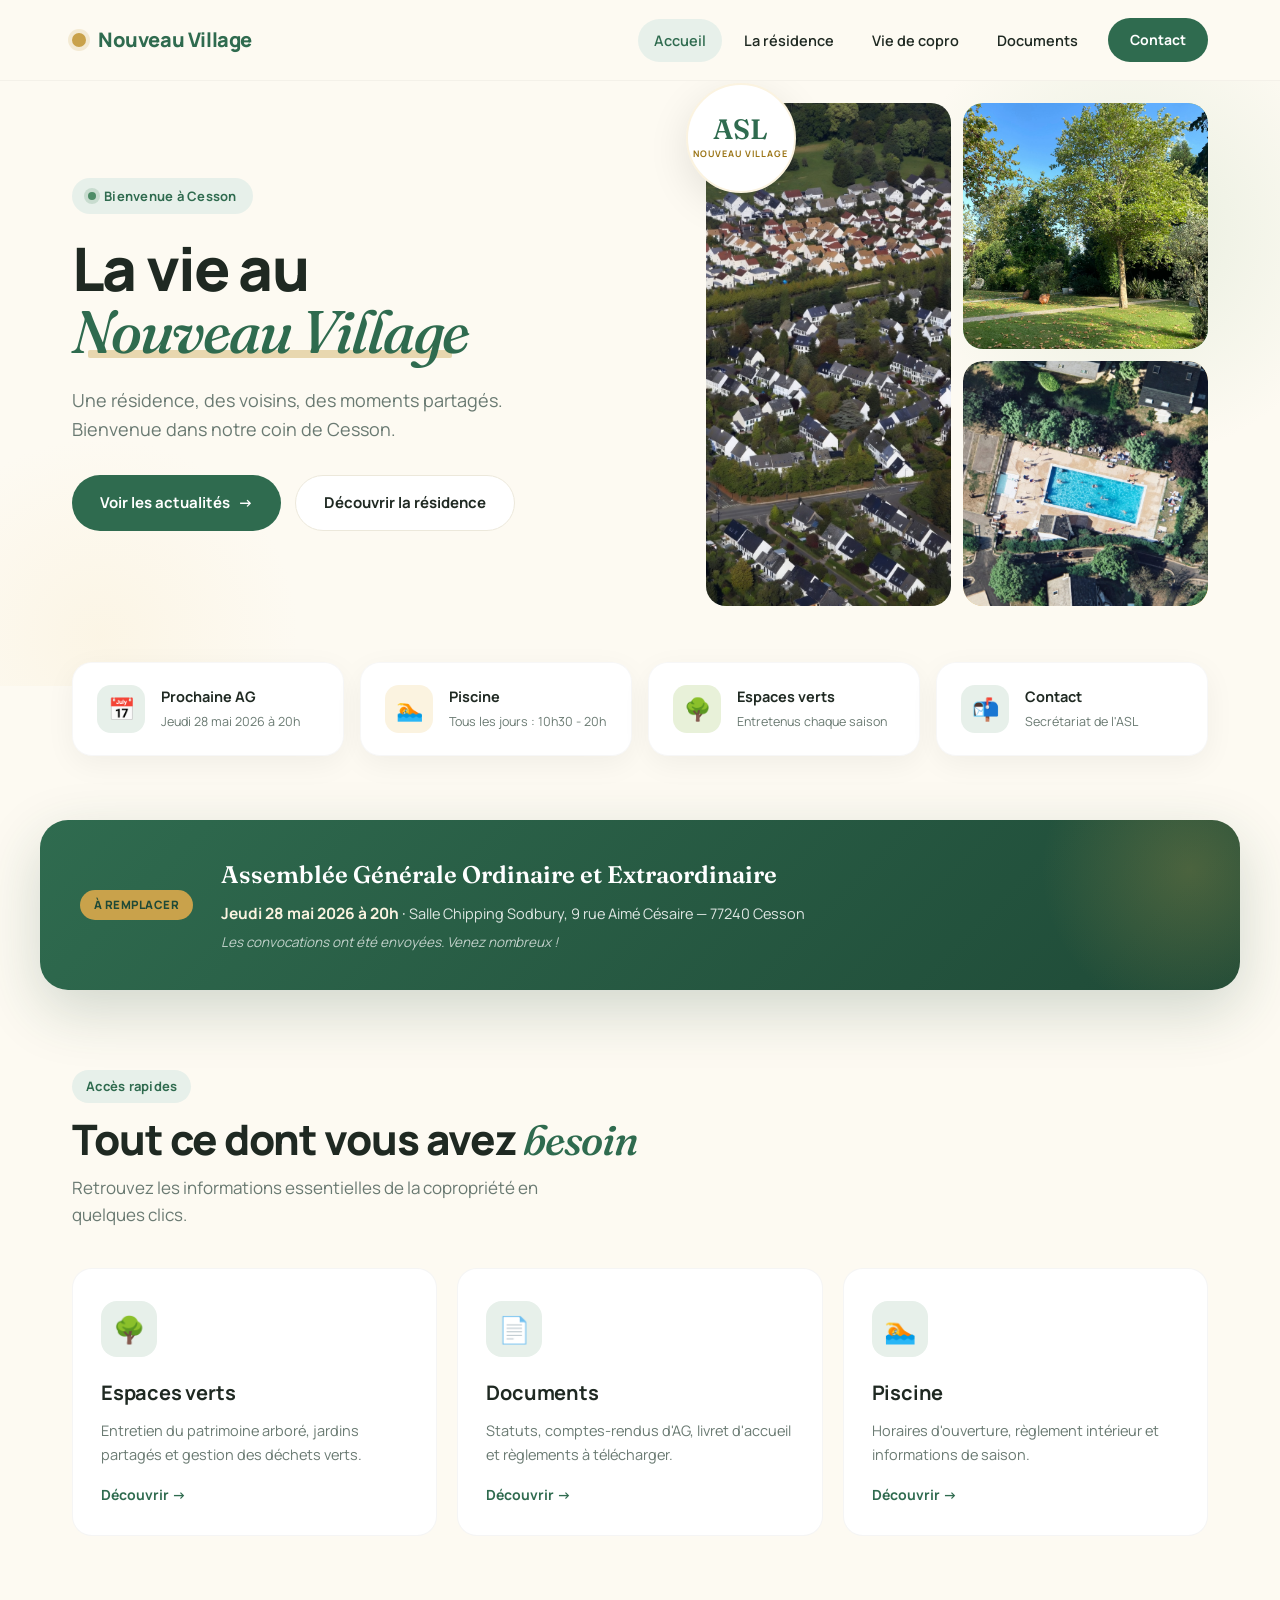
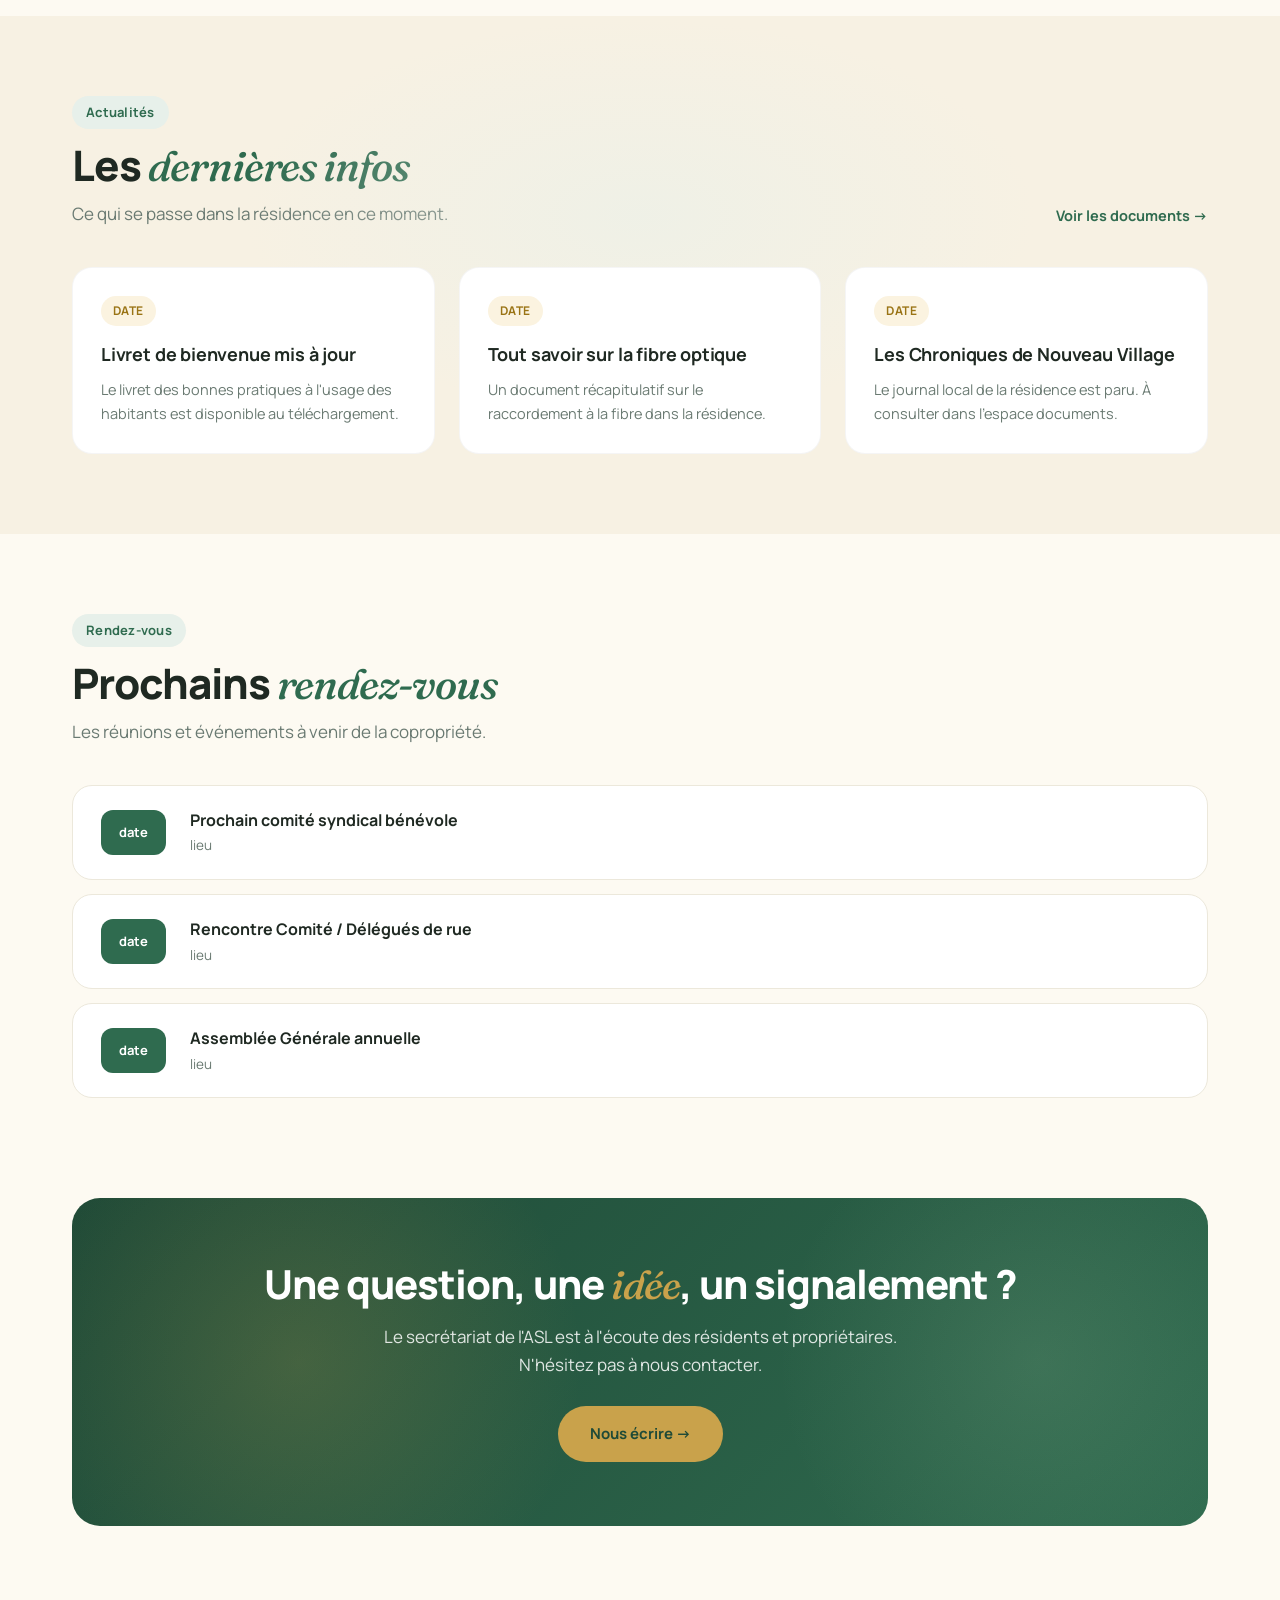
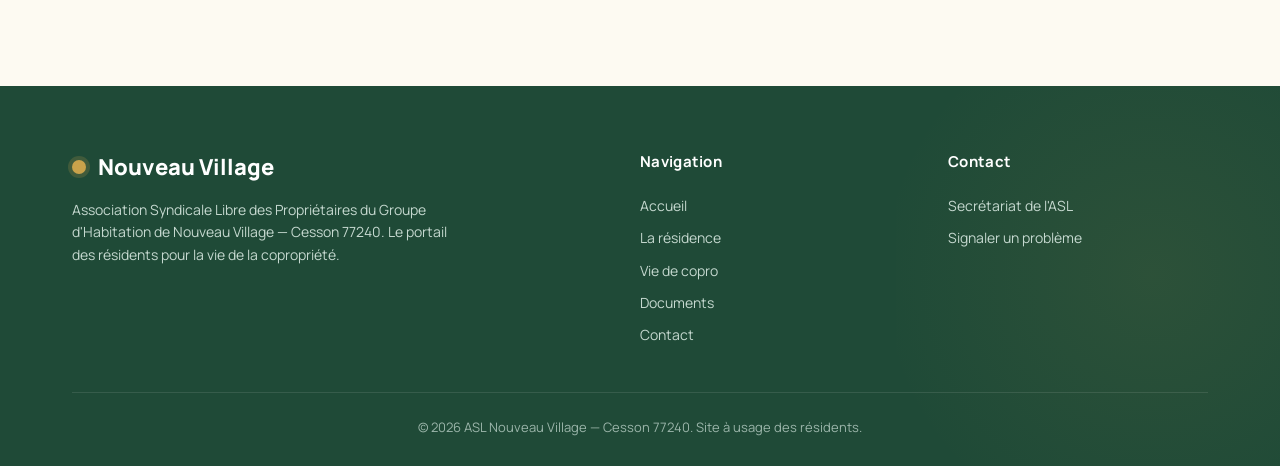
<file: index.html>
<!DOCTYPE html>
<html lang="fr">
<head>
  <meta charset="UTF-8">
  <meta name="viewport" content="width=device-width, initial-scale=1.0">
  <title>Nouveau Village — Accueil | ASL Cesson 77240</title>
  <meta name="description" content="Le portail de la copropriété Nouveau Village à Cesson : actualités, assemblées générales, documents, espaces verts et infos pratiques pour les résidents.">
  <link rel="preconnect" href="https://fonts.googleapis.com">
  <link rel="preconnect" href="https://fonts.gstatic.com" crossorigin>
  <link href="https://fonts.googleapis.com/css2?family=Fraunces:opsz,wght@9..144,400;9..144,500;9..144,600&family=Manrope:wght@400;500;600;700;800&display=swap" rel="stylesheet">
  <link rel="stylesheet" href="css/style.css">
</head>
<body>

  
  <header class="entete">
    <div class="entete-inner">
      <a class="logo" href="index.html">
        <span class="logo-pastille"></span>
        <span class="logo-texte">Nouveau Village</span>
      </a>
      <button class="menu-burger" aria-label="Ouvrir le menu">☰</button>
      <nav class="nav-liens">
        <a href="index.html" class="actif">Accueil</a>
        <a href="residence.html">La résidence</a>
        <a href="vie-copro.html">Vie de copro</a>
        <a href="documents.html">Documents</a>
        <a href="contact.html" class="cta">Contact</a>
      </nav>
    </div>
  </header>

  
  <section class="hero">
    <div class="conteneur">
      <div class="hero-inner">
        <div>
          <div class="hero-eyebrow">Bienvenue à Cesson</div>
          <h1>La vie au <span class="accent">Nouveau Village</span></h1>
          <p>Une résidence, des voisins, des moments partagés. Bienvenue dans notre coin de Cesson.</p>
          <div class="hero-btns">
            <a href="#actualites" class="btn-primaire">Voir les actualités <span class="fleche">→</span></a>
            <a href="residence.html" class="btn-secondaire">Découvrir la résidence</a>
          </div>
        </div>
        <div style="position:relative;">
          <div class="hero-mosaique">
            <div class="pic">
              <img src="images/residence.jpg" alt="La résidence" style="width:100%; height:100%; object-fit:cover; transform:scale(1.05);">
            </div>
            <div class="pic">
              <div class="placeholder-content">
               <img src="images/vert.jpg" alt="Espace Vert" style="width:100%; height:100%; border-radius:20px; object-fit:cover;">
              </div>
            </div>
            <div class="pic">
              <img src="images/piscine.jpg" alt="La piscine de la résidence" style="width:100%; border-radius:20px; object-fit:cover; aspect-ratio:4/5;">
            </div>
          </div>
          <div class="hero-badge">
            <div class="gros">ASL</div>
            <div class="pti">Nouveau Village</div>
          </div>
        </div>
      </div>
    </div>
  </section>

  
  <div class="pills reveal">
    <a href="vie-copro.html#agenda" class="pill">
      <div class="pill-ico">📅</div>
      <div><strong>Prochaine AG</strong><span data-pill="ag-date">[date]</span></div>
    </a>
    <a href="residence.html#piscine" class="pill">
      <div class="pill-ico">🏊</div>
      <div><strong>Piscine</strong><span data-pill="piscine">[horaires]</span></div>
    </a>
    <a href="residence.html#vert" class="pill">
      <div class="pill-ico">🌳</div>
      <div><strong>Espaces verts</strong><span>Entretenus chaque saison</span></div>
    </a>
      <a href="contact.html" class="pill">
      <div class="pill-ico">📬</div>
      <div><strong>Contact</strong><span>Secrétariat de l'ASL</span></div>
    </a>
  </div>

  
  <div class="conteneur annonce-wrap" id="annonce-wrap">
    <div class="annonce reveal" id="annonce-principale"></div>
  </div>

  
  <section class="section">
    <div class="conteneur">
      <div class="section-tete">
        <div>
          <span class="section-eyebrow">Accès rapides</span>
          <h2 class="section-titre">Tout ce dont vous avez <em>besoin</em></h2>
          <p class="section-soustitre">Retrouvez les informations essentielles de la copropriété en quelques clics.</p>
        </div>
      </div>
      <div class="grille-cartes reveal-stagger" id="acces-rapides"></div>
    </div>
  </section>

  
  <section class="section actu-fond" id="actualites">
    <div class="conteneur">
      <div class="section-tete">
        <div>
          <span class="section-eyebrow">Actualités</span>
          <h2 class="section-titre">Les <em>dernières infos</em></h2>
          <p class="section-soustitre">Ce qui se passe dans la résidence en ce moment.</p>
        </div>
        <a href="documents.html" class="section-lien">Voir les documents →</a>
      </div>
      <div class="grille-actus reveal-stagger" id="liste-actus"></div>
    </div>
  </section>

  
  <section class="section">
    <div class="conteneur">
      <div class="section-tete">
        <div>
          <span class="section-eyebrow">Rendez-vous</span>
          <h2 class="section-titre">Prochains <em>rendez-vous</em></h2>
          <p class="section-soustitre">Les réunions et événements à venir de la copropriété.</p>
        </div>
      </div>
      <div class="agenda reveal-stagger" id="liste-agenda"></div>
    </div>
  </section>

  
  <section class="section" style="padding-top: 20px;">
    <div class="conteneur">
      <div class="cta-final reveal">
        <h2>Une question, une <em>idée</em>, un signalement ?</h2>
        <p>Le secrétariat de l'ASL est à l'écoute des résidents et propriétaires. N'hésitez pas à nous contacter.</p>
        <a href="contact.html" class="btn-cta">Nous écrire →</a>
      </div>
    </div>
  </section>

  
  <footer class="pied">
    <div class="conteneur">
      <div class="pied-grille">
        <div>
          <div class="pied-logo"><span class="pastille"></span>Nouveau Village</div>
          <p class="pied-desc">Association Syndicale Libre des Propriétaires du Groupe d'Habitation de Nouveau Village — Cesson 77240. Le portail des résidents pour la vie de la copropriété.</p>
        </div>
        <div>
          <h4>Navigation</h4>
          <a href="index.html">Accueil</a>
          <a href="residence.html">La résidence</a>
          <a href="vie-copro.html">Vie de copro</a>
          <a href="documents.html">Documents</a>
          <a href="contact.html">Contact</a>
        </div>
        <div>
          <h4>Contact</h4>
          <a href="contact.html">Secrétariat de l'ASL</a>
          <a href="contact.html">Signaler un problème</a>
        </div>
      </div>
      <div class="pied-bas">© <span data-annee></span> ASL Nouveau Village — Cesson 77240. Site à usage des résidents.</div>
    </div>
  </footer>

  <script src="js/contenu.js"></script>
  <script src="js/app.js"></script>
  <script>
    /* Petites infos spécifiques aux pills de l'accueil */
    document.addEventListener('DOMContentLoaded', function () {
      var c = window.contenu;
      if (c) {
        var dAg = document.querySelector('[data-pill="ag-date"]');
        if (dAg && c.annoncePrincipale) dAg.textContent = c.annoncePrincipale.date;
        var dPi = document.querySelector('[data-pill="piscine"]');
        if (dPi && c.piscine) dPi.textContent = c.piscine.horaires;
      }
    });
  </script>
</body>
</html>
</file>
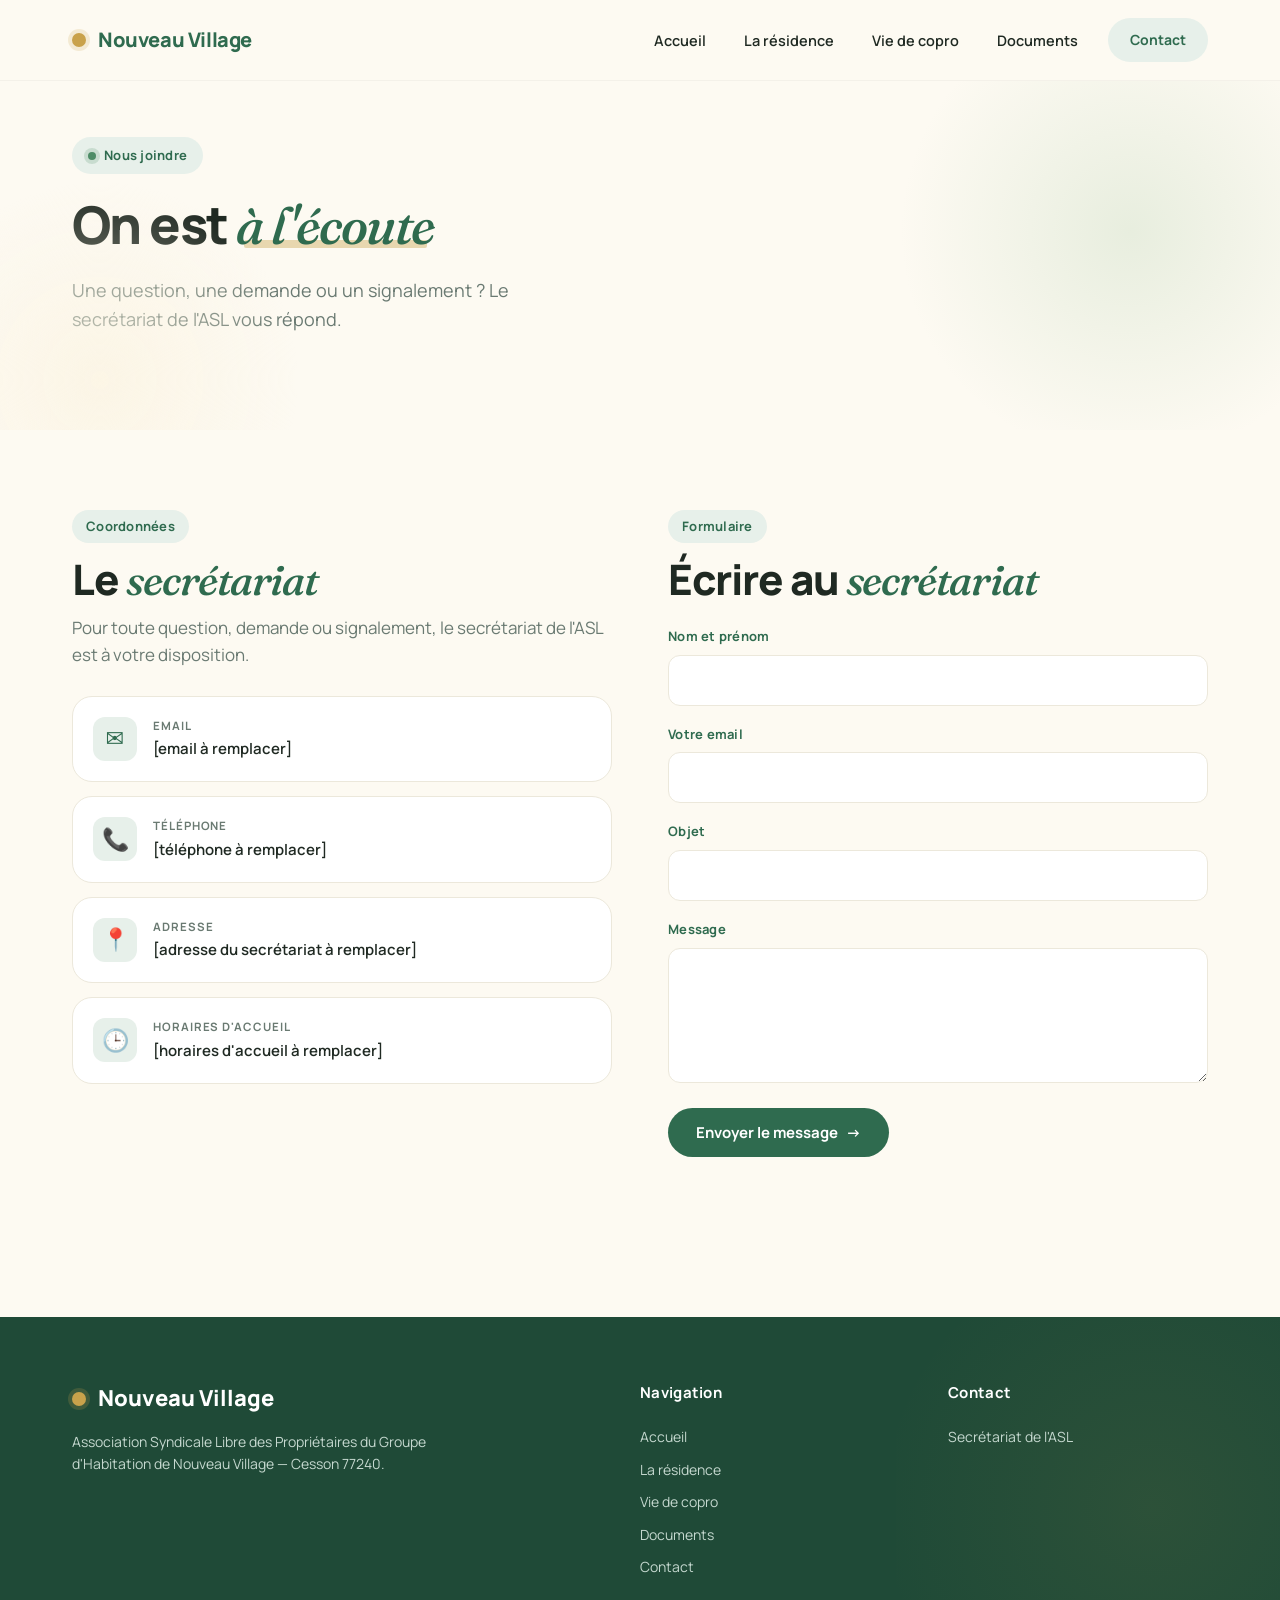
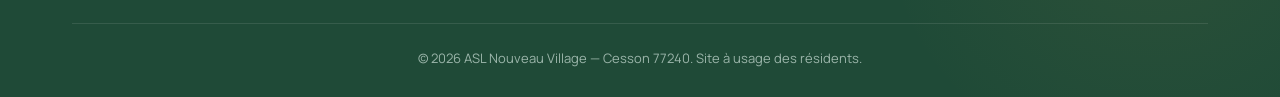
<file: contact - Copie.html>
<!DOCTYPE html>
<html lang="fr">
<head>
  <meta charset="UTF-8">
  <meta name="viewport" content="width=device-width, initial-scale=1.0">
  <title>Contact — Nouveau Village | Secrétariat de l'ASL</title>
  <meta name="description" content="Contactez le secrétariat de l'ASL Nouveau Village à Cesson : email, téléphone, adresse et formulaire de contact.">
  <link rel="preconnect" href="https://fonts.googleapis.com">
  <link rel="preconnect" href="https://fonts.gstatic.com" crossorigin>
  <link href="https://fonts.googleapis.com/css2?family=Fraunces:opsz,wght@9..144,400;9..144,500;9..144,600&family=Manrope:wght@400;500;600;700;800&display=swap" rel="stylesheet">
  <link rel="stylesheet" href="css/style.css">
</head>
<body>

  <header class="entete">
    <div class="entete-inner">
      <a class="logo" href="index.html"><span class="logo-pastille"></span><span class="logo-texte">Nouveau Village</span></a>
      <button class="menu-burger" aria-label="Ouvrir le menu">☰</button>
      <nav class="nav-liens">
        <a href="index.html">Accueil</a>
        <a href="residence.html">La résidence</a>
        <a href="vie-copro.html">Vie de copro</a>
        <a href="documents.html">Documents</a>
        <a href="contact.html" class="cta actif">Contact</a>
      </nav>
    </div>
  </header>

  <section class="hero" style="padding: 56px 0 64px;">
    <div class="conteneur">
      <div class="hero-eyebrow">Nous joindre</div>
      <h1 style="font-size: 52px;">On est <span class="accent">à l'écoute</span></h1>
      <p>Une question, une demande ou un signalement ? Le secrétariat de l'ASL vous répond.</p>
    </div>
  </section>

  <section class="section">
    <div class="conteneur">
      <div class="contact-grille">
        <div class="reveal">
          <span class="section-eyebrow">Coordonnées</span>
          <h2 class="section-titre">Le <em>secrétariat</em></h2>
          <p class="section-soustitre" id="contact-intro" style="margin-bottom:28px;">[Texte générique à remplacer]</p>
          <div class="contact-infos">
            <div class="contact-item"><span class="ci-ico">✉️</span><div><div class="ci-label">Email</div><div class="ci-val" id="contact-email">[à remplacer]</div></div></div>
            <div class="contact-item"><span class="ci-ico">📞</span><div><div class="ci-label">Téléphone</div><div class="ci-val" id="contact-tel">[à remplacer]</div></div></div>
            <div class="contact-item"><span class="ci-ico">📍</span><div><div class="ci-label">Adresse</div><div class="ci-val" id="contact-adresse">[à remplacer]</div></div></div>
            <div class="contact-item"><span class="ci-ico">🕒</span><div><div class="ci-label">Horaires d'accueil</div><div class="ci-val" id="contact-horaires">[à remplacer]</div></div></div>
          </div>
        </div>

        <div class="reveal">
          <span class="section-eyebrow">Formulaire</span>
          <h2 class="section-titre">Écrire au <em>secrétariat</em></h2>
          <form id="form-contact" style="margin-top:24px;">
            <div class="form-champ">
              <label for="nom">Nom et prénom</label>
              <input type="text" id="nom" name="nom" required>
            </div>
            <div class="form-champ">
              <label for="email">Votre email</label>
              <input type="email" id="email" name="email" required>
            </div>
            <div class="form-champ">
              <label for="objet">Objet</label>
              <input type="text" id="objet" name="objet" required>
            </div>
            <div class="form-champ">
              <label for="message">Message</label>
              <textarea id="message" name="message" rows="5" required></textarea>
            </div>
            <button type="submit" class="btn-envoyer">Envoyer le message <span class="fleche">→</span></button>
            <div class="form-note" id="form-message-retour" style="display:none;">
              ✓ Démo : message bien reçu côté navigateur. L'envoi réel sera branché par la copropriété (email ou service de formulaire).
            </div>
          </form>
        </div>
      </div>
    </div>
  </section>

  <footer class="pied">
    <div class="conteneur">
      <div class="pied-grille">
        <div>
          <div class="pied-logo"><span class="pastille"></span>Nouveau Village</div>
          <p class="pied-desc">Association Syndicale Libre des Propriétaires du Groupe d'Habitation de Nouveau Village — Cesson 77240.</p>
        </div>
        <div>
          <h4>Navigation</h4>
          <a href="index.html">Accueil</a>
          <a href="residence.html">La résidence</a>
          <a href="vie-copro.html">Vie de copro</a>
          <a href="documents.html">Documents</a>
          <a href="contact.html">Contact</a>
        </div>
        <div>
          <h4>Contact</h4>
          <a href="contact.html">Secrétariat de l'ASL</a>
        </div>
      </div>
      <div class="pied-bas">© <span data-annee></span> ASL Nouveau Village — Cesson 77240. Site à usage des résidents.</div>
    </div>
  </footer>

  <script src="js/contenu.js"></script>
  <script src="js/app.js"></script>
  <script>
    document.addEventListener('DOMContentLoaded', function () {
      var c = window.contenu.contact;
      if (c) {
        document.getElementById('contact-intro').textContent = c.intro;
        document.getElementById('contact-email').textContent = c.email;
        document.getElementById('contact-tel').textContent = c.telephone;
        document.getElementById('contact-adresse').textContent = c.adresse;
        document.getElementById('contact-horaires').textContent = c.horairesAccueil;
      }
    });
  </script>
</body>
</html>
</file>
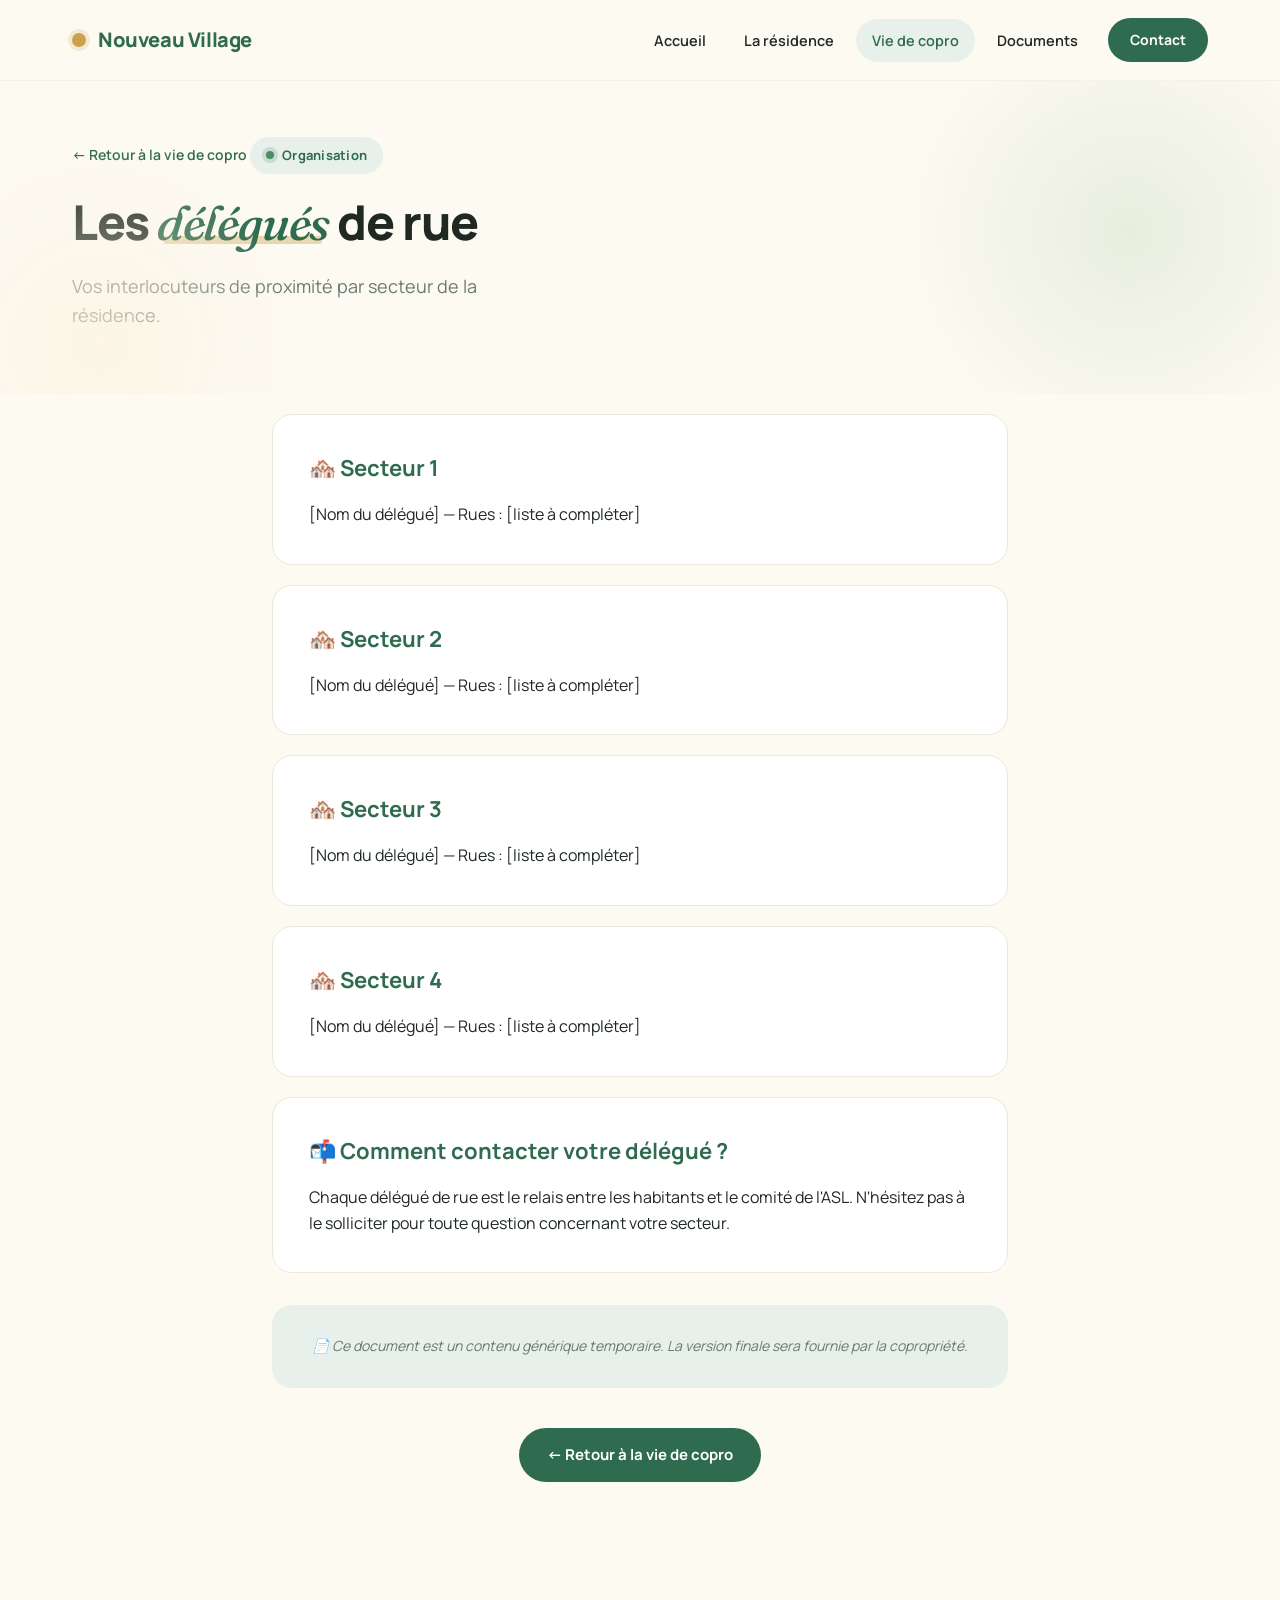
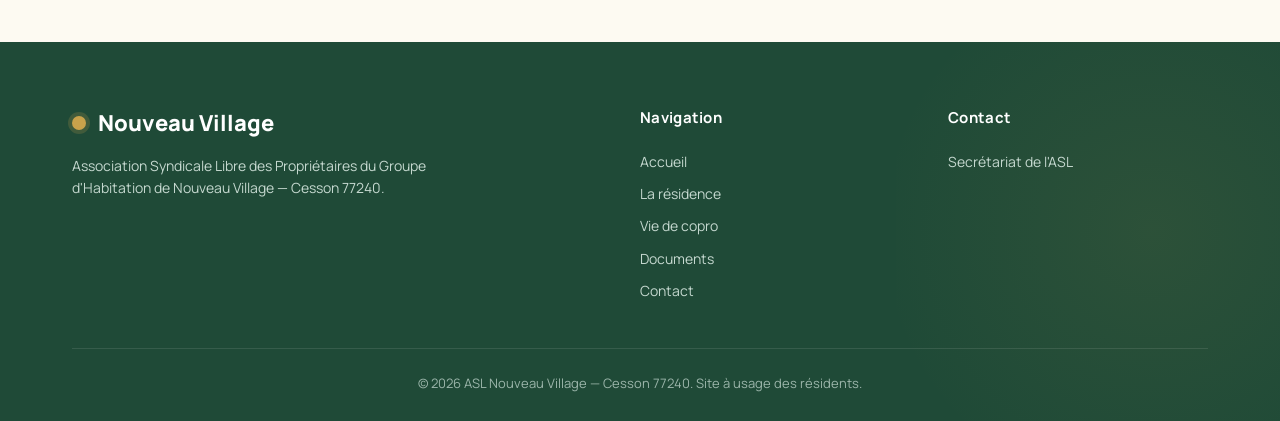
<file: delegues.html>
<!DOCTYPE html>
<html lang="fr">
<head>
  <meta charset="UTF-8">
  <meta name="viewport" content="width=device-width, initial-scale=1.0">
  <title>Délégués de rue — Nouveau Village</title>
  <link rel="preconnect" href="https://fonts.googleapis.com">
  <link rel="preconnect" href="https://fonts.gstatic.com" crossorigin>
  <link href="https://fonts.googleapis.com/css2?family=Fraunces:opsz,wght@9..144,400;9..144,500;9..144,600&family=Manrope:wght@400;500;600;700;800&display=swap" rel="stylesheet">
  <link rel="stylesheet" href="css/style.css">
</head>
<body>

  <header class="entete">
    <div class="entete-inner">
      <a class="logo" href="index.html"><span class="logo-pastille"></span><span class="logo-texte">Nouveau Village</span></a>
      <button class="menu-burger" aria-label="Ouvrir le menu">☰</button>
      <nav class="nav-liens">
        <a href="index.html">Accueil</a>
        <a href="residence.html">La résidence</a>
        <a href="vie-copro.html" class="actif">Vie de copro</a>
        <a href="documents.html">Documents</a>
        <a href="contact.html" class="cta">Contact</a>
      </nav>
    </div>
  </header>

  <section class="hero" style="padding: 56px 0 32px;">
    <div class="conteneur">
      <a href="vie-copro.html" style="color: var(--vert); font-weight: 600; font-size: 14px; display: inline-block; margin-bottom: 20px;">← Retour à la vie de copro</a>
      <div class="hero-eyebrow">Organisation</div>
      <h1 style="font-size: 48px;">Les <span class="accent">délégués</span> de rue</h1>
      <p>Vos interlocuteurs de proximité par secteur de la résidence.</p>
    </div>
  </section>

  <section class="section" style="padding-top: 20px;">
    <div class="conteneur" style="max-width: 800px;">

      <div style="background: var(--blanc); border: 1px solid var(--bordure); border-radius: var(--rayon); padding: 36px; margin-bottom: 20px;">
        <h2 style="font-size: 22px; margin-bottom: 16px; color: var(--vert);">🏘️ Secteur 1</h2>
        <p>[Nom du délégué] — Rues : [liste à compléter]</p>
      </div>
      <div style="background: var(--blanc); border: 1px solid var(--bordure); border-radius: var(--rayon); padding: 36px; margin-bottom: 20px;">
        <h2 style="font-size: 22px; margin-bottom: 16px; color: var(--vert);">🏘️ Secteur 2</h2>
        <p>[Nom du délégué] — Rues : [liste à compléter]</p>
      </div>
      <div style="background: var(--blanc); border: 1px solid var(--bordure); border-radius: var(--rayon); padding: 36px; margin-bottom: 20px;">
        <h2 style="font-size: 22px; margin-bottom: 16px; color: var(--vert);">🏘️ Secteur 3</h2>
        <p>[Nom du délégué] — Rues : [liste à compléter]</p>
      </div>
      <div style="background: var(--blanc); border: 1px solid var(--bordure); border-radius: var(--rayon); padding: 36px; margin-bottom: 20px;">
        <h2 style="font-size: 22px; margin-bottom: 16px; color: var(--vert);">🏘️ Secteur 4</h2>
        <p>[Nom du délégué] — Rues : [liste à compléter]</p>
      </div>
      <div style="background: var(--blanc); border: 1px solid var(--bordure); border-radius: var(--rayon); padding: 36px; margin-bottom: 20px;">
        <h2 style="font-size: 22px; margin-bottom: 16px; color: var(--vert);">📬 Comment contacter votre délégué ?</h2>
        <p>Chaque délégué de rue est le relais entre les habitants et le comité de l'ASL. N'hésitez pas à le solliciter pour toute question concernant votre secteur.</p>
      </div>

      <div style="background: var(--vert-pale); border-radius: var(--rayon); padding: 30px; text-align: center; margin-top: 32px;">
        <p style="font-size: 14px; color: var(--texte-doux); font-style: italic;">📄 Ce document est un contenu générique temporaire. La version finale sera fournie par la copropriété.</p>
      </div>

      <div style="text-align: center; margin-top: 40px;">
        <a href="vie-copro.html" class="btn-primaire">← Retour à la vie de copro</a>
      </div>

    </div>
  </section>

  <footer class="pied">
    <div class="conteneur">
      <div class="pied-grille">
        <div>
          <div class="pied-logo"><span class="pastille"></span>Nouveau Village</div>
          <p class="pied-desc">Association Syndicale Libre des Propriétaires du Groupe d'Habitation de Nouveau Village — Cesson 77240.</p>
        </div>
        <div>
          <h4>Navigation</h4>
          <a href="index.html">Accueil</a>
          <a href="residence.html">La résidence</a>
          <a href="vie-copro.html">Vie de copro</a>
          <a href="documents.html">Documents</a>
          <a href="contact.html">Contact</a>
        </div>
        <div>
          <h4>Contact</h4>
          <a href="contact.html">Secrétariat de l'ASL</a>
        </div>
      </div>
      <div class="pied-bas">© <span data-annee></span> ASL Nouveau Village — Cesson 77240. Site à usage des résidents.</div>
    </div>
  </footer>

  <script>
    document.querySelectorAll('[data-annee]').forEach(el => el.textContent = new Date().getFullYear());
  </script>
</body>
</html>
</file>
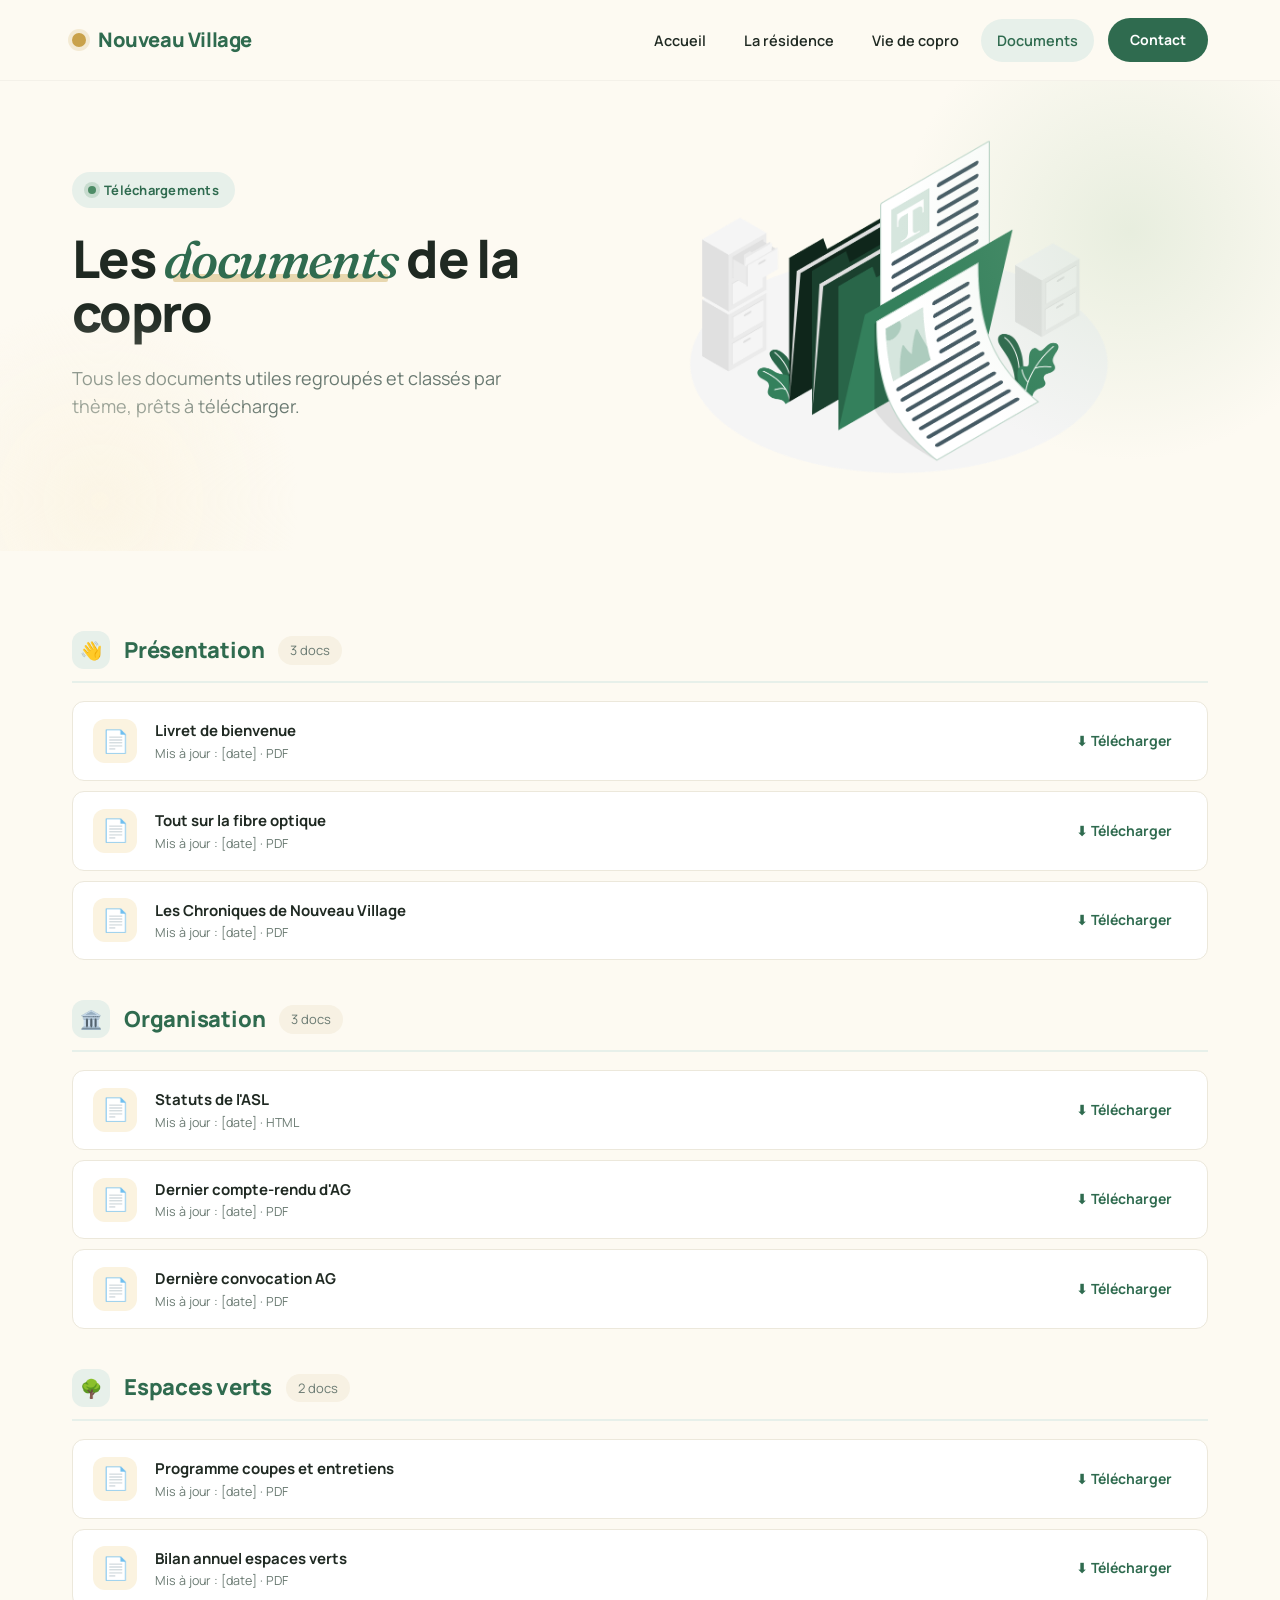
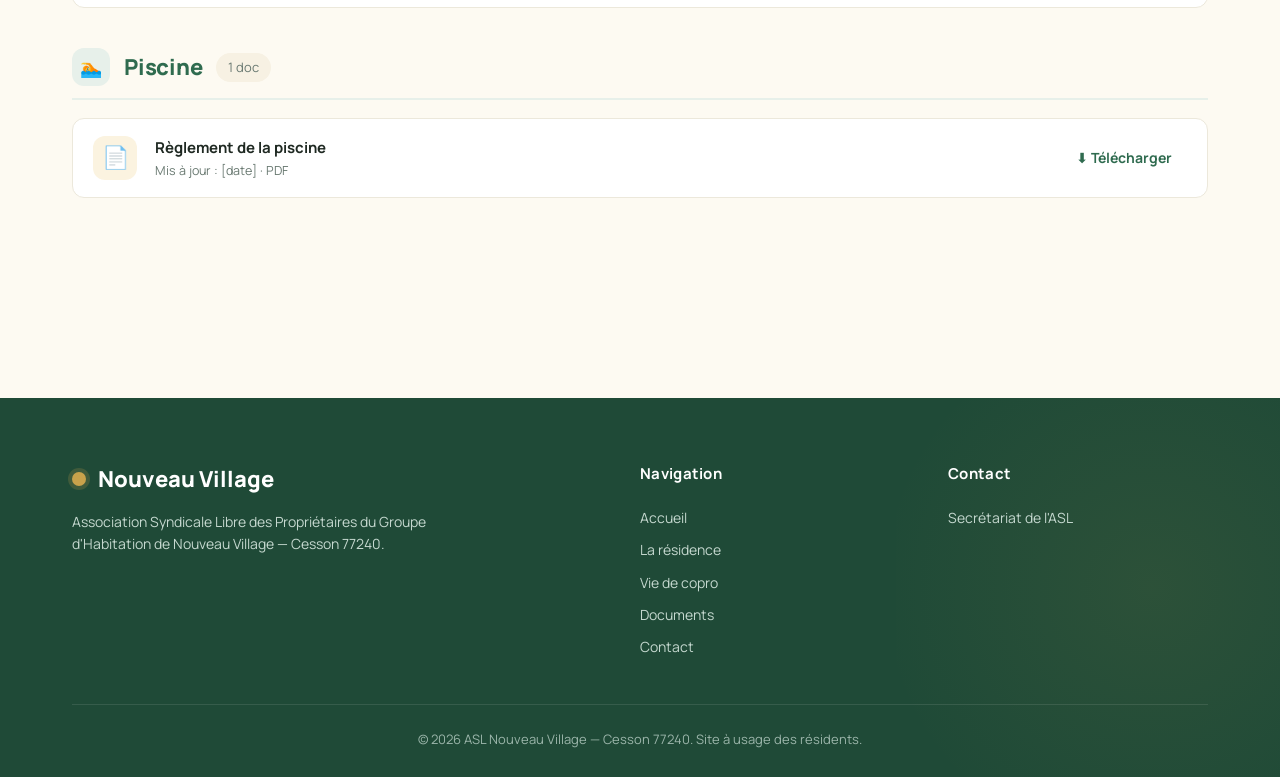
<file: documents.html>
<!DOCTYPE html>
<html lang="fr">
<head>
  <meta charset="UTF-8">
  <meta name="viewport" content="width=device-width, initial-scale=1.0">
  <title>Documents — Nouveau Village | Téléchargements</title>
  <meta name="description" content="Tous les documents de la copropriété Nouveau Village à télécharger : statuts, AG, livret d'accueil, règlements.">
  <link rel="preconnect" href="https://fonts.googleapis.com">
  <link rel="preconnect" href="https://fonts.gstatic.com" crossorigin>
  <link href="https://fonts.googleapis.com/css2?family=Fraunces:opsz,wght@9..144,400;9..144,500;9..144,600&family=Manrope:wght@400;500;600;700;800&display=swap" rel="stylesheet">
  <link rel="stylesheet" href="css/style.css">
</head>
<body>

  <header class="entete">
    <div class="entete-inner">
      <a class="logo" href="index.html"><span class="logo-pastille"></span><span class="logo-texte">Nouveau Village</span></a>
      <button class="menu-burger" aria-label="Ouvrir le menu">☰</button>
      <nav class="nav-liens">
        <a href="index.html">Accueil</a>
        <a href="residence.html">La résidence</a>
        <a href="vie-copro.html">Vie de copro</a>
        <a href="documents.html" class="actif">Documents</a>
        <a href="contact.html" class="cta">Contact</a>
      </nav>
    </div>
  </header>

  <section class="hero" style="padding: 56px 0 64px;">
    <div class="conteneur">
      <div style="display: grid; grid-template-columns: 1fr 1fr; gap: 40px; align-items: center;">
        <div>
          <div class="hero-eyebrow">Téléchargements</div>
          <h1 style="font-size: 52px;">Les <span class="accent">documents</span> de la copro</h1>
          <p>Tous les documents utiles regroupés et classés par thème, prêts à télécharger.</p>
        </div>
        <img src="images/Illu-doc.png" alt="Documents" style="width:85%; border-radius:20px; object-fit:cover; height:350px; align-self: start;">
      </div>
    </div>
  </section>

  <section class="section">
    <div class="conteneur">
      <div id="liste-documents"></div>
    </div>
  </section>

  <footer class="pied">
    <div class="conteneur">
      <div class="pied-grille">
        <div>
          <div class="pied-logo"><span class="pastille"></span>Nouveau Village</div>
          <p class="pied-desc">Association Syndicale Libre des Propriétaires du Groupe d'Habitation de Nouveau Village — Cesson 77240.</p>
        </div>
        <div>
          <h4>Navigation</h4>
          <a href="index.html">Accueil</a>
          <a href="residence.html">La résidence</a>
          <a href="vie-copro.html">Vie de copro</a>
          <a href="documents.html">Documents</a>
          <a href="contact.html">Contact</a>
        </div>
        <div>
          <h4>Contact</h4>
          <a href="contact.html">Secrétariat de l'ASL</a>
        </div>
      </div>
      <div class="pied-bas">© <span data-annee></span> ASL Nouveau Village — Cesson 77240. Site à usage des résidents.</div>
    </div>
  </footer>

  <script src="js/contenu.js"></script>
  <script src="js/app.js"></script>
</body>
</html>
</file>
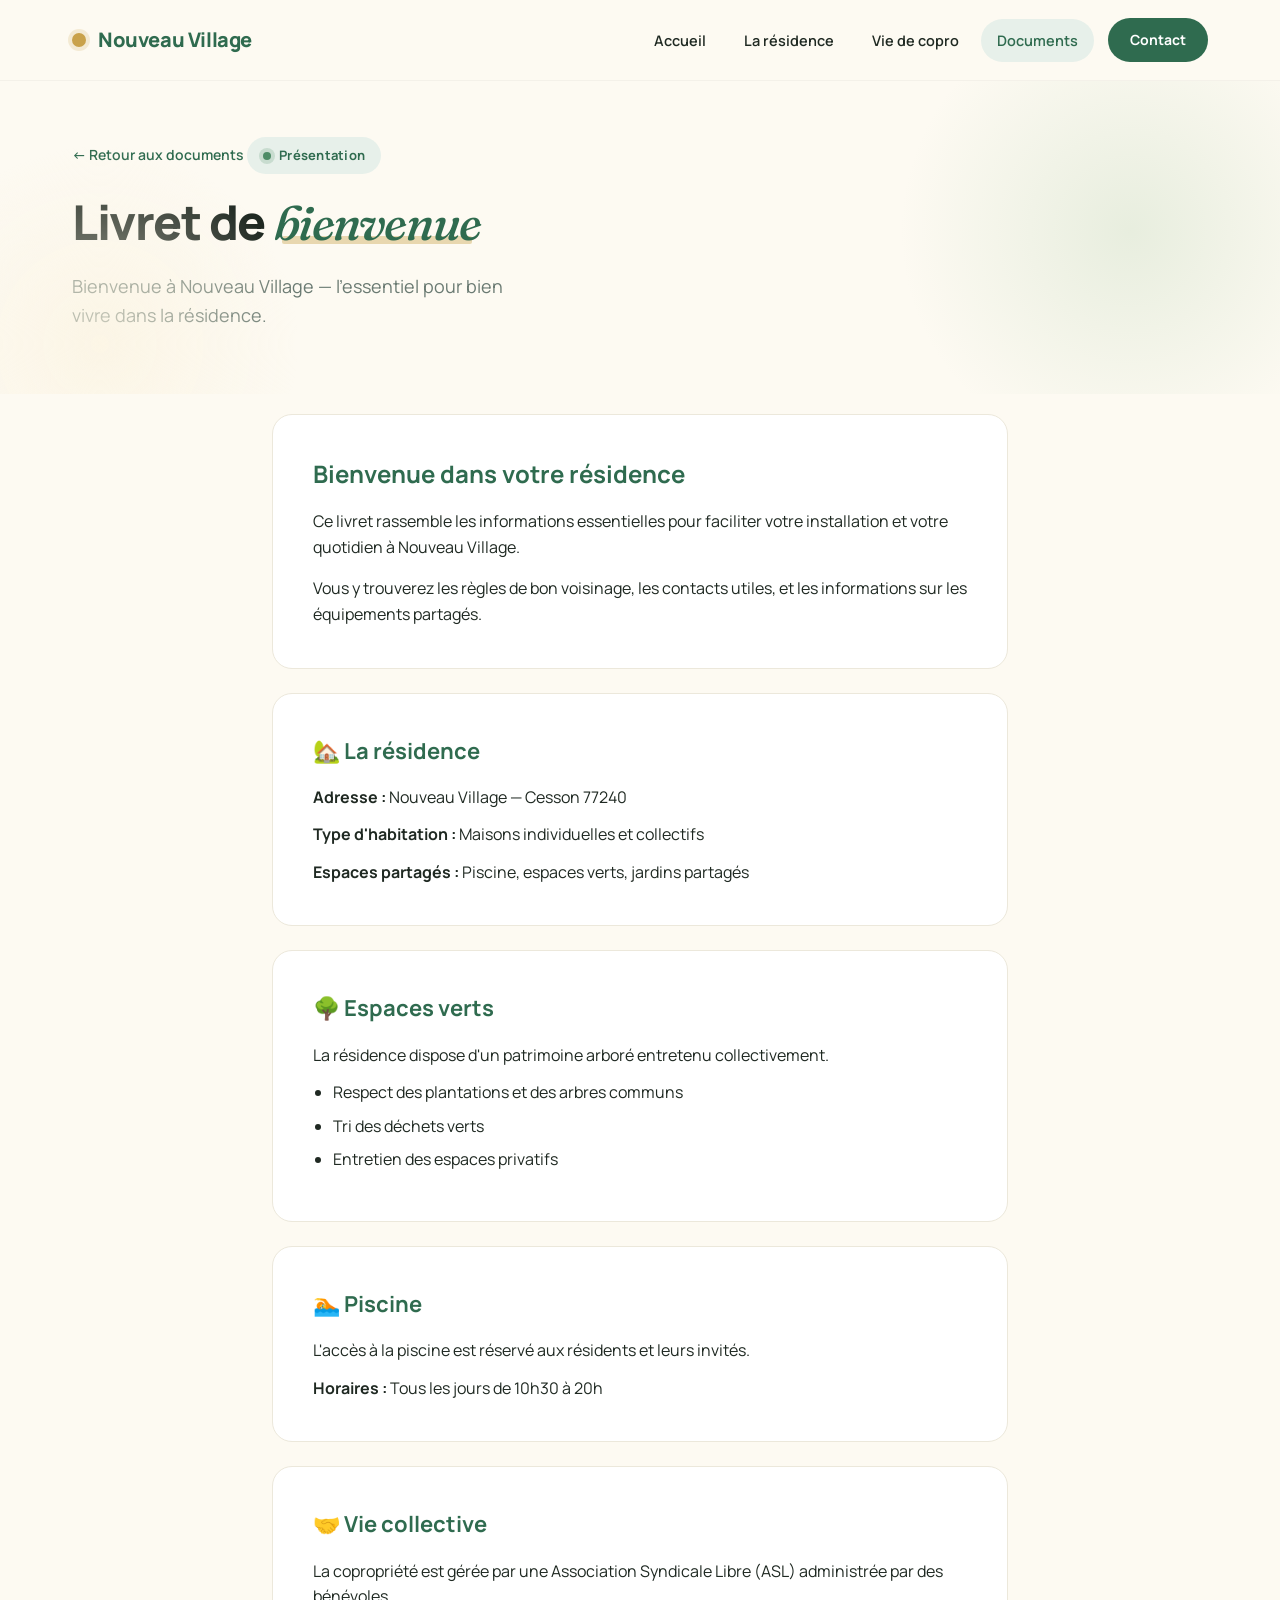
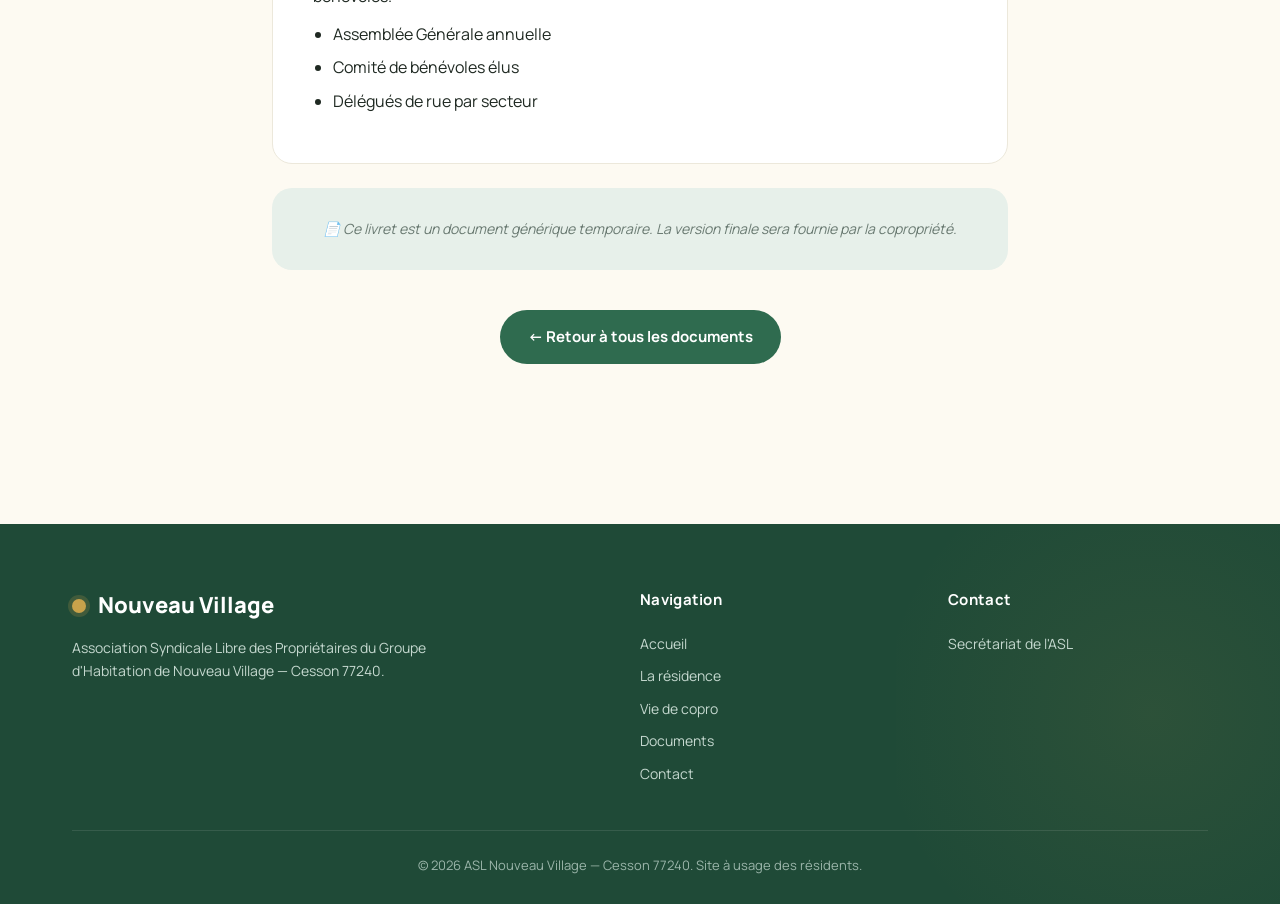
<file: livret.html>
<!DOCTYPE html>
<html lang="fr">
<head>
  <meta charset="UTF-8">
  <meta name="viewport" content="width=device-width, initial-scale=1.0">
  <title>Livret de bienvenue — Nouveau Village</title>
  <link rel="preconnect" href="https://fonts.googleapis.com">
  <link rel="preconnect" href="https://fonts.gstatic.com" crossorigin>
  <link href="https://fonts.googleapis.com/css2?family=Fraunces:opsz,wght@9..144,400;9..144,500;9..144,600&family=Manrope:wght@400;500;600;700;800&display=swap" rel="stylesheet">
  <link rel="stylesheet" href="css/style.css">
</head>
<body>

  <header class="entete">
    <div class="entete-inner">
      <a class="logo" href="index.html"><span class="logo-pastille"></span><span class="logo-texte">Nouveau Village</span></a>
      <button class="menu-burger" aria-label="Ouvrir le menu">☰</button>
      <nav class="nav-liens">
        <a href="index.html">Accueil</a>
        <a href="residence.html">La résidence</a>
        <a href="vie-copro.html">Vie de copro</a>
        <a href="documents.html" class="actif">Documents</a>
        <a href="contact.html" class="cta">Contact</a>
      </nav>
    </div>
  </header>

  <section class="hero" style="padding: 56px 0 32px;">
    <div class="conteneur">
      <a href="documents.html" style="color: var(--vert); font-weight: 600; font-size: 14px; display: inline-block; margin-bottom: 20px;">← Retour aux documents</a>
      <div class="hero-eyebrow">Présentation</div>
      <h1 style="font-size: 48px;">Livret de <span class="accent">bienvenue</span></h1>
      <p>Bienvenue à Nouveau Village — l'essentiel pour bien vivre dans la résidence.</p>
    </div>
  </section>

  <section class="section" style="padding-top: 20px;">
    <div class="conteneur" style="max-width: 800px;">
      
      <div style="background: var(--blanc); border: 1px solid var(--bordure); border-radius: var(--rayon); padding: 40px; margin-bottom: 24px;">
        <h2 style="font-size: 24px; margin-bottom: 16px; color: var(--vert);">Bienvenue dans votre résidence</h2>
        <p style="margin-bottom: 16px;">Ce livret rassemble les informations essentielles pour faciliter votre installation et votre quotidien à Nouveau Village.</p>
        <p>Vous y trouverez les règles de bon voisinage, les contacts utiles, et les informations sur les équipements partagés.</p>
      </div>

      <div style="background: var(--blanc); border: 1px solid var(--bordure); border-radius: var(--rayon); padding: 40px; margin-bottom: 24px;">
        <h2 style="font-size: 22px; margin-bottom: 16px; color: var(--vert);">🏡 La résidence</h2>
        <p style="margin-bottom: 12px;"><strong>Adresse :</strong> Nouveau Village — Cesson 77240</p>
        <p style="margin-bottom: 12px;"><strong>Type d'habitation :</strong> Maisons individuelles et collectifs</p>
        <p><strong>Espaces partagés :</strong> Piscine, espaces verts, jardins partagés</p>
      </div>

      <div style="background: var(--blanc); border: 1px solid var(--bordure); border-radius: var(--rayon); padding: 40px; margin-bottom: 24px;">
        <h2 style="font-size: 22px; margin-bottom: 16px; color: var(--vert);">🌳 Espaces verts</h2>
        <p style="margin-bottom: 12px;">La résidence dispose d'un patrimoine arboré entretenu collectivement.</p>
        <ul style="margin-left: 20px;">
          <li style="margin-bottom: 8px;">Respect des plantations et des arbres communs</li>
          <li style="margin-bottom: 8px;">Tri des déchets verts</li>
          <li style="margin-bottom: 8px;">Entretien des espaces privatifs</li>
        </ul>
      </div>

      <div style="background: var(--blanc); border: 1px solid var(--bordure); border-radius: var(--rayon); padding: 40px; margin-bottom: 24px;">
        <h2 style="font-size: 22px; margin-bottom: 16px; color: var(--vert);">🏊 Piscine</h2>
        <p style="margin-bottom: 12px;">L'accès à la piscine est réservé aux résidents et leurs invités.</p>
        <p><strong>Horaires :</strong> Tous les jours de 10h30 à 20h</p>
      </div>

      <div style="background: var(--blanc); border: 1px solid var(--bordure); border-radius: var(--rayon); padding: 40px; margin-bottom: 24px;">
        <h2 style="font-size: 22px; margin-bottom: 16px; color: var(--vert);">🤝 Vie collective</h2>
        <p style="margin-bottom: 12px;">La copropriété est gérée par une Association Syndicale Libre (ASL) administrée par des bénévoles.</p>
        <ul style="margin-left: 20px;">
          <li style="margin-bottom: 8px;">Assemblée Générale annuelle</li>
          <li style="margin-bottom: 8px;">Comité de bénévoles élus</li>
          <li style="margin-bottom: 8px;">Délégués de rue par secteur</li>
        </ul>
      </div>

      <div style="background: var(--vert-pale); border-radius: var(--rayon); padding: 30px; text-align: center;">
        <p style="font-size: 14px; color: var(--texte-doux); font-style: italic;">📄 Ce livret est un document générique temporaire. La version finale sera fournie par la copropriété.</p>
      </div>

      <div style="text-align: center; margin-top: 40px;">
        <a href="documents.html" class="btn-primaire">← Retour à tous les documents</a>
      </div>

    </div>
  </section>

  <footer class="pied">
    <div class="conteneur">
      <div class="pied-grille">
        <div>
          <div class="pied-logo"><span class="pastille"></span>Nouveau Village</div>
          <p class="pied-desc">Association Syndicale Libre des Propriétaires du Groupe d'Habitation de Nouveau Village — Cesson 77240.</p>
        </div>
        <div>
          <h4>Navigation</h4>
          <a href="index.html">Accueil</a>
          <a href="residence.html">La résidence</a>
          <a href="vie-copro.html">Vie de copro</a>
          <a href="documents.html">Documents</a>
          <a href="contact.html">Contact</a>
        </div>
        <div>
          <h4>Contact</h4>
          <a href="contact.html">Secrétariat de l'ASL</a>
        </div>
      </div>
      <div class="pied-bas">© <span data-annee></span> ASL Nouveau Village — Cesson 77240. Site à usage des résidents.</div>
    </div>
  </footer>

  <script>
    document.querySelectorAll('[data-annee]').forEach(el => el.textContent = new Date().getFullYear());
  </script>
</body>
</html>
</file>
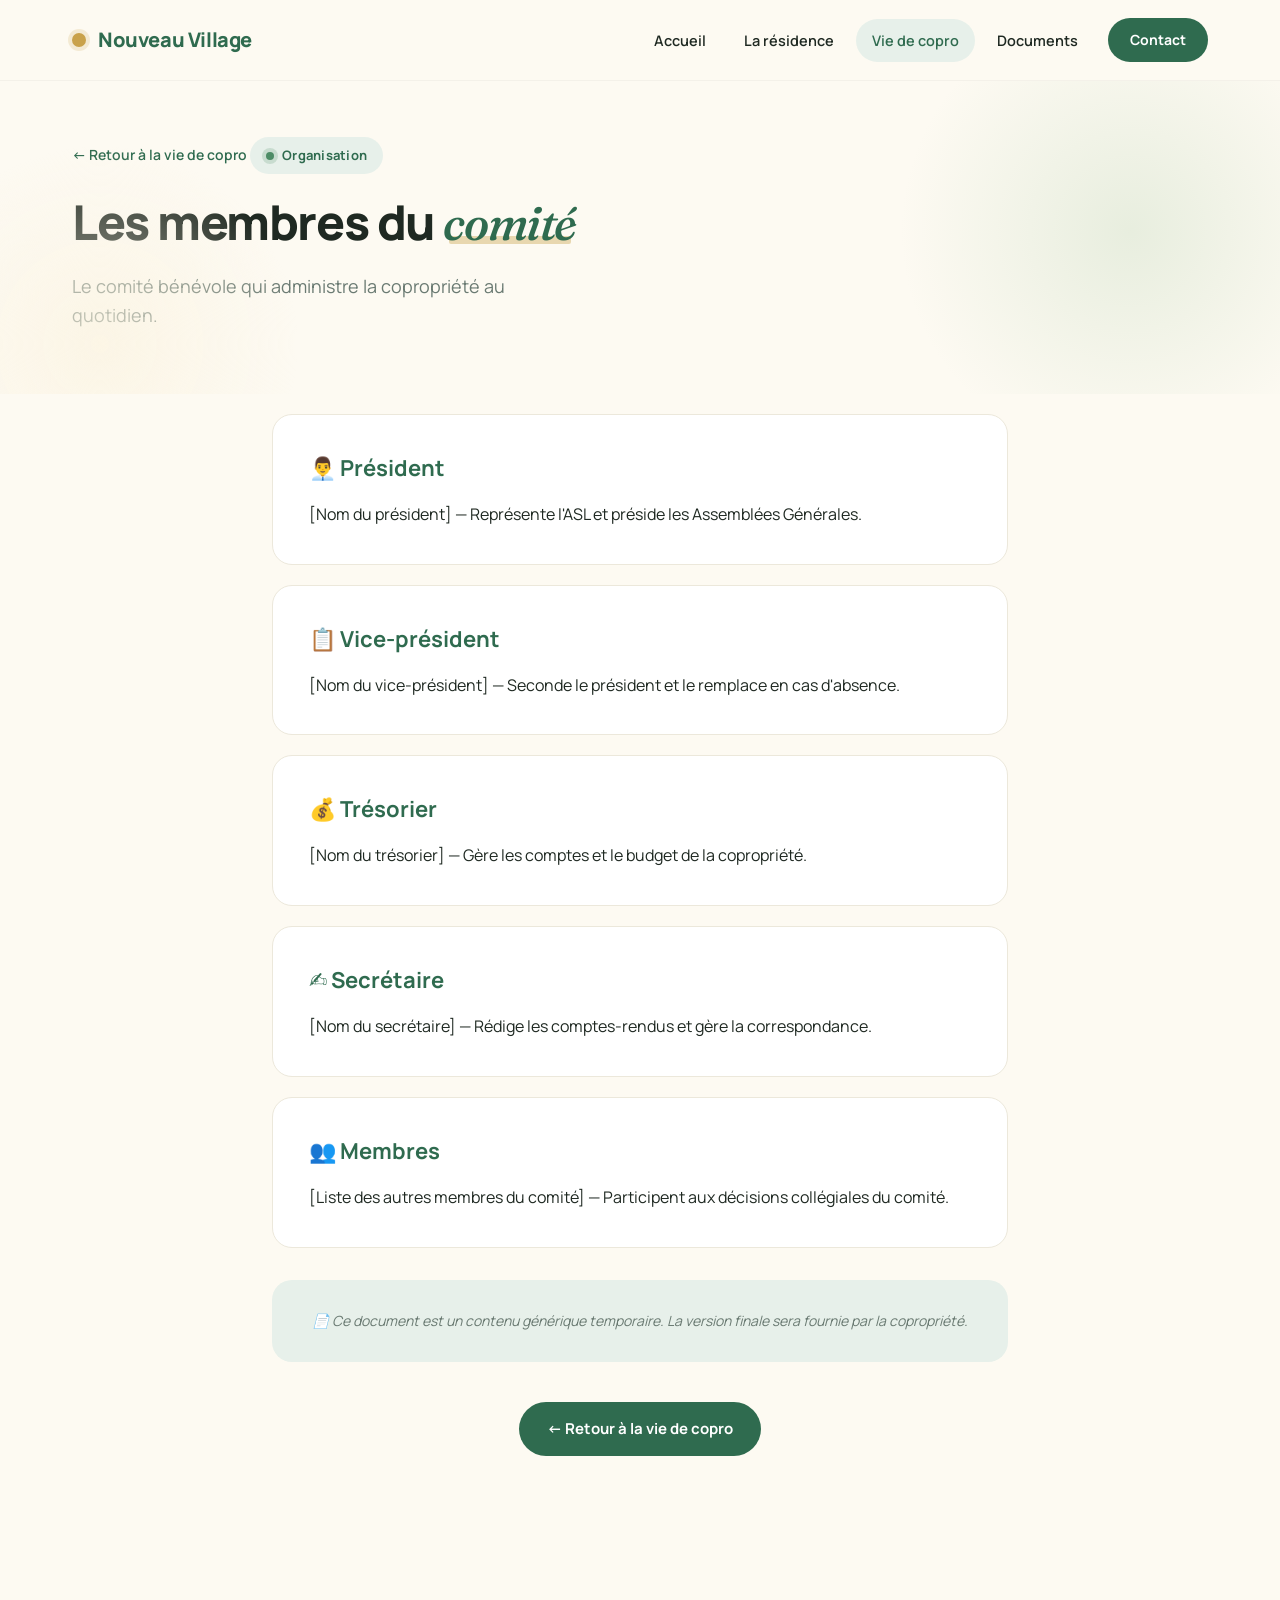
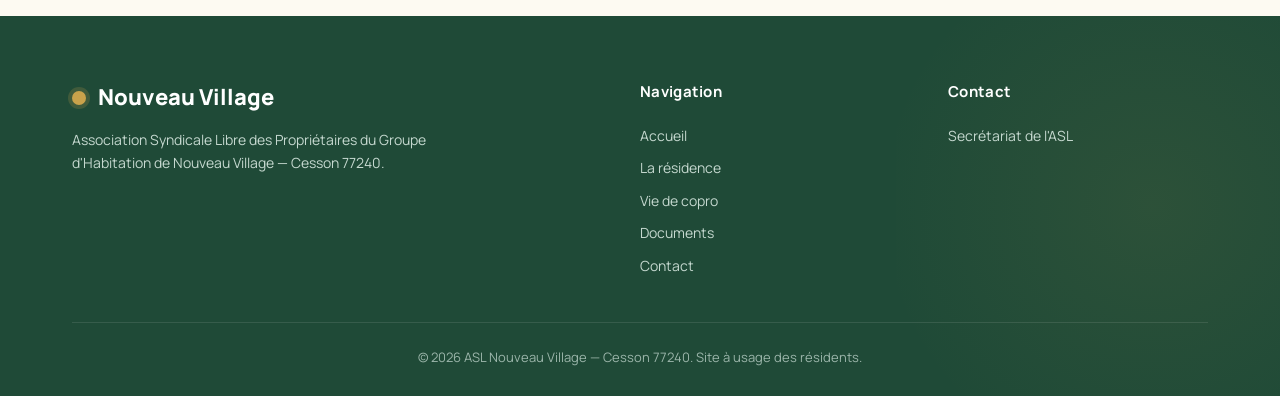
<file: membres.html>
<!DOCTYPE html>
<html lang="fr">
<head>
  <meta charset="UTF-8">
  <meta name="viewport" content="width=device-width, initial-scale=1.0">
  <title>Membres du comité — Nouveau Village</title>
  <link rel="preconnect" href="https://fonts.googleapis.com">
  <link rel="preconnect" href="https://fonts.gstatic.com" crossorigin>
  <link href="https://fonts.googleapis.com/css2?family=Fraunces:opsz,wght@9..144,400;9..144,500;9..144,600&family=Manrope:wght@400;500;600;700;800&display=swap" rel="stylesheet">
  <link rel="stylesheet" href="css/style.css">
</head>
<body>

  <header class="entete">
    <div class="entete-inner">
      <a class="logo" href="index.html"><span class="logo-pastille"></span><span class="logo-texte">Nouveau Village</span></a>
      <button class="menu-burger" aria-label="Ouvrir le menu">☰</button>
      <nav class="nav-liens">
        <a href="index.html">Accueil</a>
        <a href="residence.html">La résidence</a>
        <a href="vie-copro.html" class="actif">Vie de copro</a>
        <a href="documents.html">Documents</a>
        <a href="contact.html" class="cta">Contact</a>
      </nav>
    </div>
  </header>

  <section class="hero" style="padding: 56px 0 32px;">
    <div class="conteneur">
      <a href="vie-copro.html" style="color: var(--vert); font-weight: 600; font-size: 14px; display: inline-block; margin-bottom: 20px;">← Retour à la vie de copro</a>
      <div class="hero-eyebrow">Organisation</div>
      <h1 style="font-size: 48px;">Les membres du <span class="accent">comité</span> </h1>
      <p>Le comité bénévole qui administre la copropriété au quotidien.</p>
    </div>
  </section>

  <section class="section" style="padding-top: 20px;">
    <div class="conteneur" style="max-width: 800px;">

      <div style="background: var(--blanc); border: 1px solid var(--bordure); border-radius: var(--rayon); padding: 36px; margin-bottom: 20px;">
        <h2 style="font-size: 22px; margin-bottom: 16px; color: var(--vert);">👨‍💼 Président</h2>
        <p>[Nom du président] — Représente l'ASL et préside les Assemblées Générales.</p>
      </div>
      <div style="background: var(--blanc); border: 1px solid var(--bordure); border-radius: var(--rayon); padding: 36px; margin-bottom: 20px;">
        <h2 style="font-size: 22px; margin-bottom: 16px; color: var(--vert);">📋 Vice-président</h2>
        <p>[Nom du vice-président] — Seconde le président et le remplace en cas d'absence.</p>
      </div>
      <div style="background: var(--blanc); border: 1px solid var(--bordure); border-radius: var(--rayon); padding: 36px; margin-bottom: 20px;">
        <h2 style="font-size: 22px; margin-bottom: 16px; color: var(--vert);">💰 Trésorier</h2>
        <p>[Nom du trésorier] — Gère les comptes et le budget de la copropriété.</p>
      </div>
      <div style="background: var(--blanc); border: 1px solid var(--bordure); border-radius: var(--rayon); padding: 36px; margin-bottom: 20px;">
        <h2 style="font-size: 22px; margin-bottom: 16px; color: var(--vert);">✍️ Secrétaire</h2>
        <p>[Nom du secrétaire] — Rédige les comptes-rendus et gère la correspondance.</p>
      </div>
      <div style="background: var(--blanc); border: 1px solid var(--bordure); border-radius: var(--rayon); padding: 36px; margin-bottom: 20px;">
        <h2 style="font-size: 22px; margin-bottom: 16px; color: var(--vert);">👥 Membres</h2>
        <p>[Liste des autres membres du comité] — Participent aux décisions collégiales du comité.</p>
      </div>

      <div style="background: var(--vert-pale); border-radius: var(--rayon); padding: 30px; text-align: center; margin-top: 32px;">
        <p style="font-size: 14px; color: var(--texte-doux); font-style: italic;">📄 Ce document est un contenu générique temporaire. La version finale sera fournie par la copropriété.</p>
      </div>

      <div style="text-align: center; margin-top: 40px;">
        <a href="vie-copro.html" class="btn-primaire">← Retour à la vie de copro</a>
      </div>

    </div>
  </section>

  <footer class="pied">
    <div class="conteneur">
      <div class="pied-grille">
        <div>
          <div class="pied-logo"><span class="pastille"></span>Nouveau Village</div>
          <p class="pied-desc">Association Syndicale Libre des Propriétaires du Groupe d'Habitation de Nouveau Village — Cesson 77240.</p>
        </div>
        <div>
          <h4>Navigation</h4>
          <a href="index.html">Accueil</a>
          <a href="residence.html">La résidence</a>
          <a href="vie-copro.html">Vie de copro</a>
          <a href="documents.html">Documents</a>
          <a href="contact.html">Contact</a>
        </div>
        <div>
          <h4>Contact</h4>
          <a href="contact.html">Secrétariat de l'ASL</a>
        </div>
      </div>
      <div class="pied-bas">© <span data-annee></span> ASL Nouveau Village — Cesson 77240. Site à usage des résidents.</div>
    </div>
  </footer>

  <script>
    document.querySelectorAll('[data-annee]').forEach(el => el.textContent = new Date().getFullYear());
  </script>
</body>
</html>
</file>
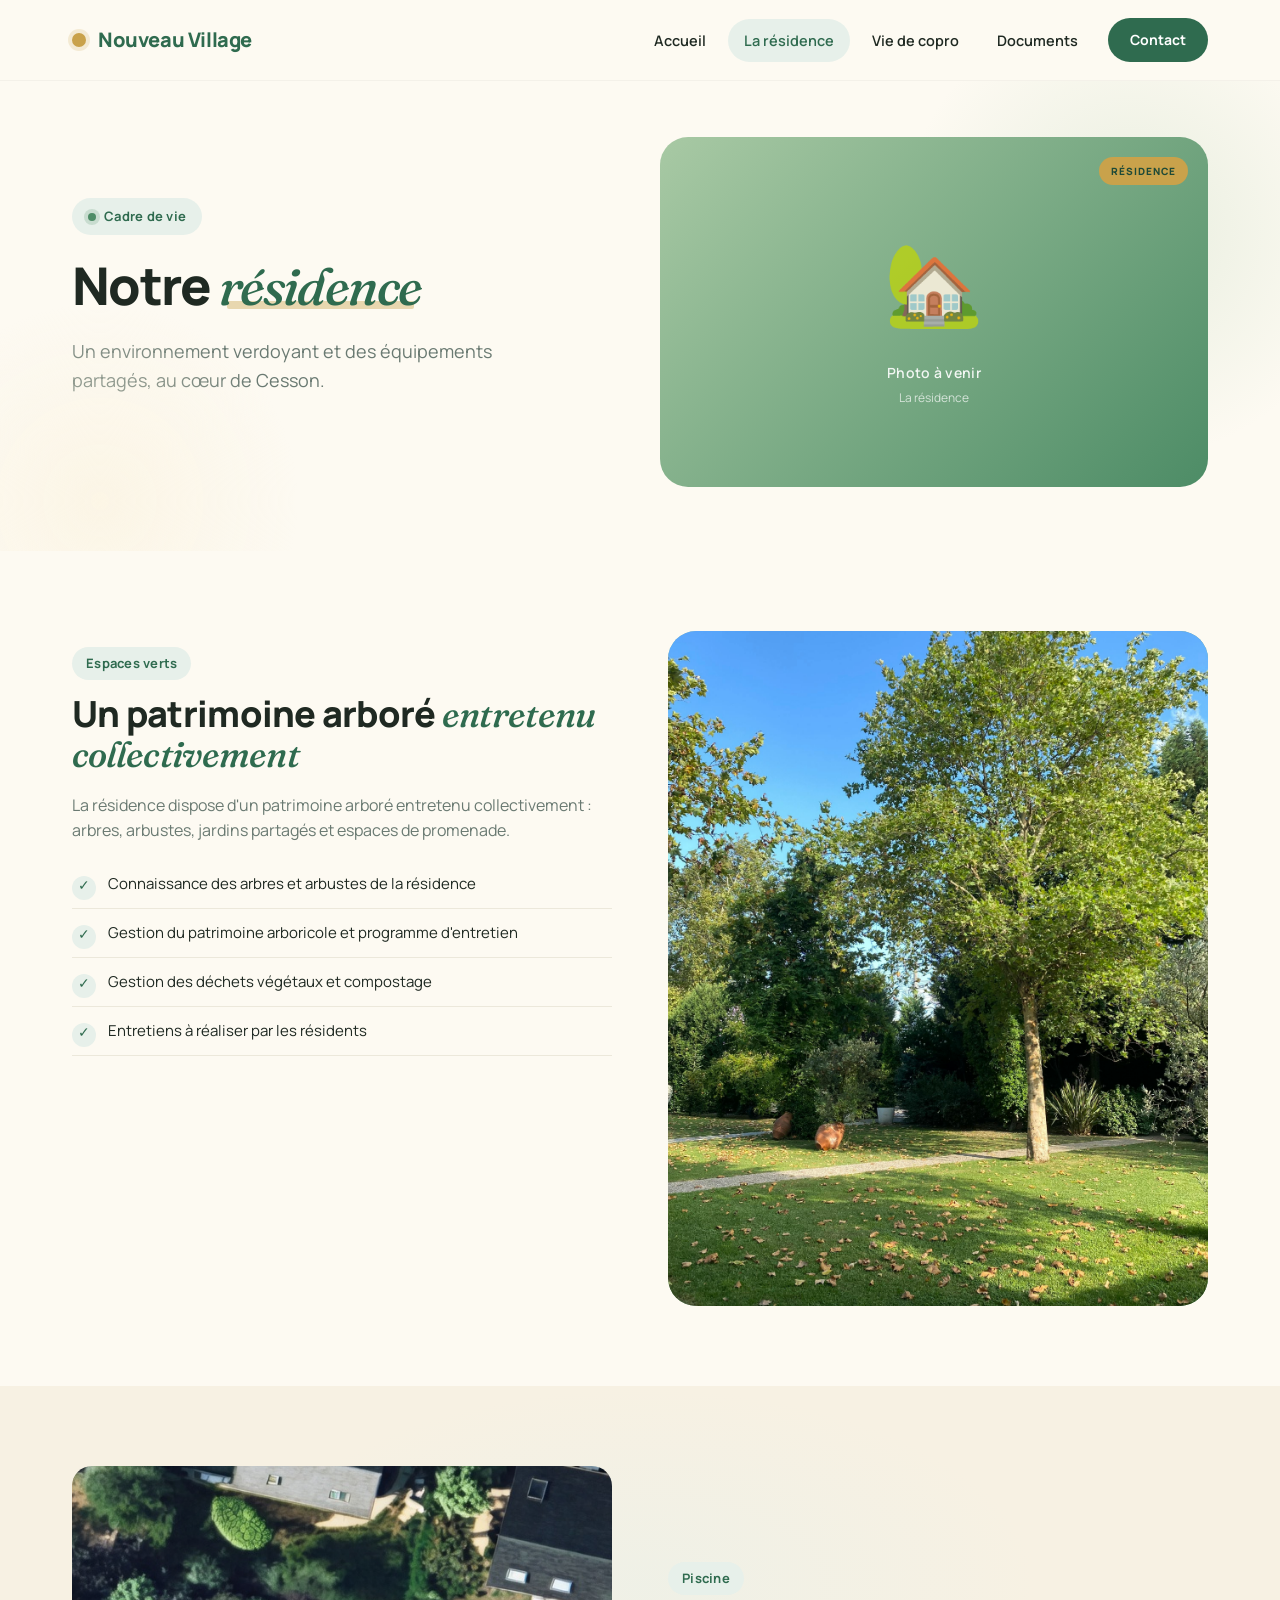
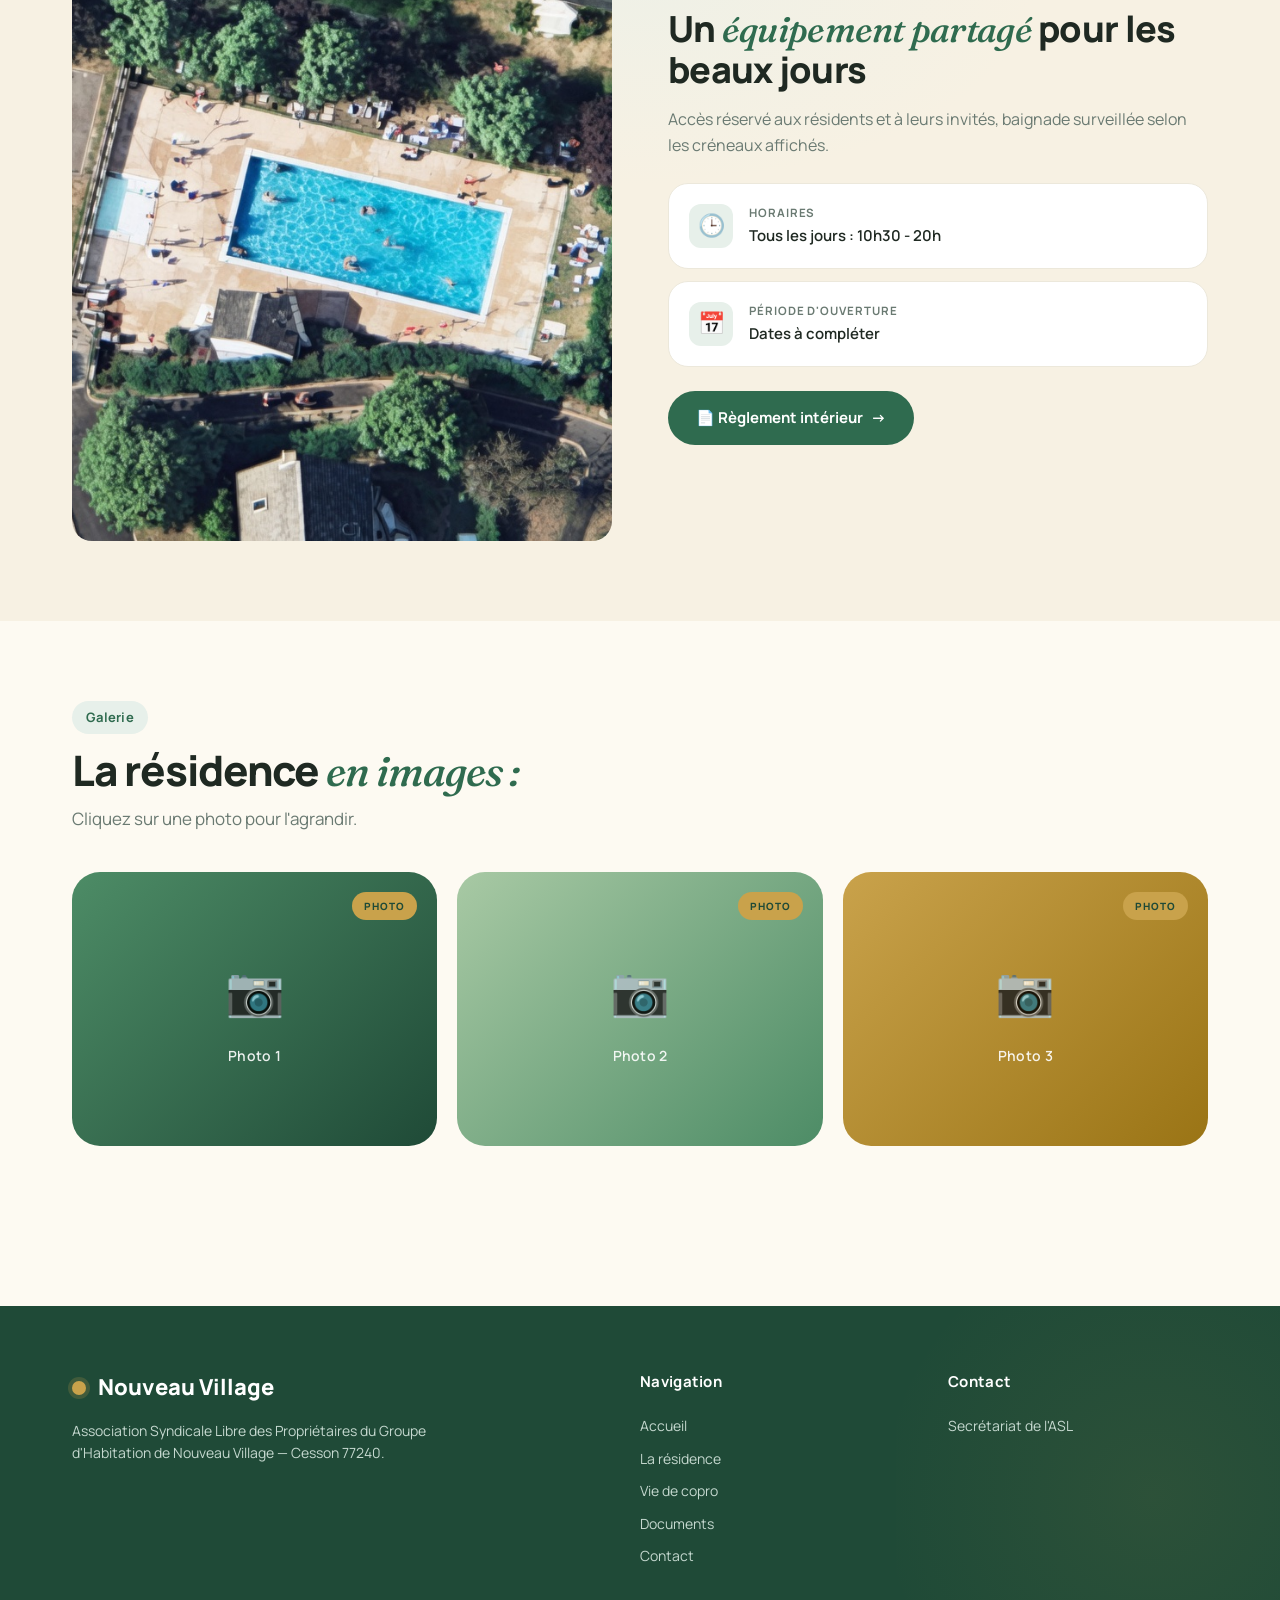
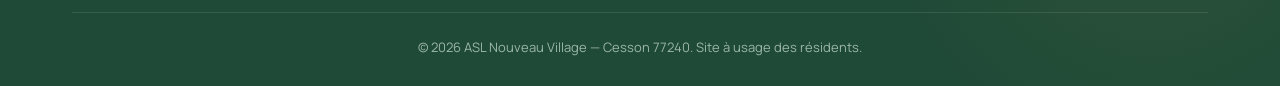
<file: residence.html>
<!DOCTYPE html>
<html lang="fr">
<head>
  <meta charset="UTF-8">
  <meta name="viewport" content="width=device-width, initial-scale=1.0">
  <title>La résidence — Nouveau Village | Espaces verts & piscine</title>
  <meta name="description" content="Découvrez la résidence Nouveau Village : ses espaces verts, son patrimoine arboré et sa piscine.">
  <link rel="preconnect" href="https://fonts.googleapis.com">
  <link rel="preconnect" href="https://fonts.gstatic.com" crossorigin>
  <link href="https://fonts.googleapis.com/css2?family=Fraunces:opsz,wght@9..144,400;9..144,500;9..144,600&family=Manrope:wght@400;500;600;700;800&display=swap" rel="stylesheet">
  <link rel="stylesheet" href="css/style.css">
</head>
<body>

  <header class="entete">
    <div class="entete-inner">
      <a class="logo" href="index.html"><span class="logo-pastille"></span><span class="logo-texte">Nouveau Village</span></a>
      <button class="menu-burger" aria-label="Ouvrir le menu">☰</button>
      <nav class="nav-liens">
        <a href="index.html">Accueil</a>
        <a href="residence.html" class="actif">La résidence</a>
        <a href="vie-copro.html">Vie de copro</a>
        <a href="documents.html">Documents</a>
        <a href="contact.html" class="cta">Contact</a>
      </nav>
    </div>
  </header>

  <section class="hero" style="padding: 56px 0 64px;">
    <div class="conteneur">
      <div style="display: grid; grid-template-columns: 1fr 1fr; gap: 40px; align-items: center;">
        <div>
          <div class="hero-eyebrow">Cadre de vie</div>
          <h1 style="font-size: 52px;">Notre <span class="accent">résidence</span></h1>
          <p>Un environnement verdoyant et des équipements partagés, au cœur de Cesson.</p>
        </div>
        <div style="height: 350px; overflow: hidden;">
  <div class="photo-placeholder pp-residence var-clair" style="width:100%; height:100%;">
    <div class="pp-ico">🏡</div>
    <div class="pp-txt">Photo à venir</div>
    <div class="pp-sous">La résidence</div>
  </div>
</div>
      </div>
    </div>
  </section>

  
  <section class="section" id="vert">
    <div class="conteneur">
      <div class="bloc-double reveal";>
        <div style="margin-top: -235px;">
          <span class="section-eyebrow">Espaces verts</span>
          <h2>Un patrimoine arboré <em>entretenu collectivement</em></h2>
          <p id="ev-intro"></p>
          <ul id="espaces-verts-points"></ul>
        </div>
        <div class="photo-placeholder pp-arbres var-clair">
          <img src="images/vert.jpg" alt="La piscine de la résidence" style="width:100%; border-radius:20px; object-fit:cover; aspect-ratio:4/5; transform:scale(1.19);">>
          <div class="pp-sous">Espaces verts de la résidence</div>
        </div>
      </div>
    </div>
  </section>

  
  <section class="section actu-fond" id="piscine">
    <div class="conteneur">
      <div class="bloc-double reveal">
        <img src="images/piscine.jpg" alt="La piscine de la résidence" style="width:100%; border-radius:20px; object-fit:cover; aspect-ratio:4/5;">
        <div>
          <span class="section-eyebrow">Piscine</span>
          <h2>Un <em>équipement partagé</em> pour les beaux jours</h2>
          <p id="piscine-resume"></p>
          <div style="display:flex; flex-direction:column; gap:12px; margin-top:24px;">
            <div class="contact-item">
              <span class="ci-ico">🕒</span>
              <div><div class="ci-label">Horaires</div><div class="ci-val" id="piscine-horaires">[à remplacer]</div></div>
            </div>
            <div class="contact-item">
              <span class="ci-ico">📅</span>
              <div><div class="ci-label">Période d'ouverture</div><div class="ci-val" id="piscine-periode">[à remplacer]</div></div>
            </div>
          </div>
          <a href="documents.html#cat-piscine" class="btn-primaire" style="margin-top: 24px; display: inline-flex;">
            📄 Règlement intérieur <span class="fleche">→</span>
          </a>
        </div>
      </div>
    </div>
  </section>

  
  <section class="section">
    <div class="conteneur">
      <div class="section-tete">
        <div>
          <span class="section-eyebrow">Galerie</span>
          <h2 class="section-titre">La résidence <em>en images :</em></h2>
          <p class="section-soustitre">Cliquez sur une photo pour l'agrandir.</p>
        </div>
      </div>
      <div class="grille-cartes reveal-stagger" style="grid-template-columns:repeat(3,1fr);">
        <div class="galerie-item photo-placeholder pp-photo" data-galerie="0" style="aspect-ratio: 4/3; cursor: pointer;">
          <div class="pp-ico" style="font-size:48px;">📷</div>
          <div class="pp-txt">Photo 1</div>
        </div>
        <div class="galerie-item photo-placeholder pp-photo var-clair" data-galerie="1" style="aspect-ratio: 4/3; cursor: pointer;">
          <div class="pp-ico" style="font-size:48px;">📷</div>
          <div class="pp-txt">Photo 2</div>
        </div>
        <div class="galerie-item photo-placeholder pp-photo var-or" data-galerie="2" style="aspect-ratio: 4/3; cursor: pointer;">
          <div class="pp-ico" style="font-size:48px;">📷</div>
          <div class="pp-txt">Photo 3</div>
        </div>
      </div>
    </div>
  </section>

  
  <div id="lightbox" class="lightbox" style="display: none;">
    <div class="lightbox-overlay" onclick="fermerLightbox()"></div>
    <button class="lightbox-fermer" onclick="fermerLightbox()" aria-label="Fermer">✕</button>
    <button class="lightbox-precedent" onclick="navLightbox(-1)" aria-label="Précédente">‹</button>
    <button class="lightbox-suivant" onclick="navLightbox(1)" aria-label="Suivante">›</button>
    <div class="lightbox-contenu">
      <div id="lightbox-photo" class="lightbox-photo"></div>
      <div class="lightbox-legende"><span id="lightbox-titre"></span> <span id="lightbox-position"></span></div>
    </div>
  </div>

  <footer class="pied">
    <div class="conteneur">
      <div class="pied-grille">
        <div>
          <div class="pied-logo"><span class="pastille"></span>Nouveau Village</div>
          <p class="pied-desc">Association Syndicale Libre des Propriétaires du Groupe d'Habitation de Nouveau Village — Cesson 77240.</p>
        </div>
        <div>
          <h4>Navigation</h4>
          <a href="index.html">Accueil</a>
          <a href="residence.html">La résidence</a>
          <a href="vie-copro.html">Vie de copro</a>
          <a href="documents.html">Documents</a>
          <a href="contact.html">Contact</a>
        </div>
        <div>
          <h4>Contact</h4>
          <a href="contact.html">Secrétariat de l'ASL</a>
        </div>
      </div>
      <div class="pied-bas">© <span data-annee></span> ASL Nouveau Village — Cesson 77240. Site à usage des résidents.</div>
    </div>
  </footer>

  <script src="js/contenu.js"></script>
  <script src="js/app.js"></script> 
  <script>
    document.addEventListener('DOMContentLoaded', function () {
      var c = window.contenu;
      if (c.espacesVerts) document.getElementById('ev-intro').textContent = c.espacesVerts.intro;
      if (c.piscine) {
        document.getElementById('piscine-resume').textContent = c.piscine.reglementResume;
        document.getElementById('piscine-horaires').textContent = c.piscine.horaires;
        document.getElementById('piscine-periode').textContent = c.piscine.periode;
      }
    });

    /* ====== LIGHTBOX GALERIE ====== */
    /* Définition des photos de la galerie.
       Pour mettre de vraies photos plus tard, remplace les "couleur" et "titre"
       par "src" pointant vers tes images. */
    const galeriePhotos = [
      { titre: "Photo 1", couleur: "linear-gradient(135deg, #2f6b4f, #1f4a37)", ico: "📷" },
      { titre: "Photo 2", couleur: "linear-gradient(135deg, #a8c9a4, #4d8c66)", ico: "📷" },
      { titre: "Photo 3", couleur: "linear-gradient(135deg, #c9a24b, #9a7415)", ico: "📷" }
    ];
    let galerieIndex = 0;

    /* Ouvre la lightbox sur l'image cliquée */
    document.querySelectorAll('.galerie-item').forEach(function (item) {
      item.addEventListener('click', function () {
        galerieIndex = parseInt(item.getAttribute('data-galerie'));
        ouvrirLightbox();
      });
    });

    function ouvrirLightbox() {
      const lb = document.getElementById('lightbox');
      const photo = document.getElementById('lightbox-photo');
      const titre = document.getElementById('lightbox-titre');
      const position = document.getElementById('lightbox-position');
      const p = galeriePhotos[galerieIndex];
      
      /* Si on a une vraie image (src), on l'affiche ; sinon, dégradé */
      if (p.src) {
        photo.innerHTML = '<img src="' + p.src + '" alt="' + p.titre + '">';
      } else {
        photo.innerHTML = '<div class="lb-placeholder" style="background:' + p.couleur + ';"><span>' + p.ico + '</span><div style="font-size:18px; margin-top:12px; font-weight:600;">' + p.titre + '</div></div>';
      }
      titre.textContent = p.titre;
      position.textContent = '(' + (galerieIndex + 1) + '/' + galeriePhotos.length + ')';
      lb.style.display = 'flex';
      document.body.style.overflow = 'hidden';
    }

    function fermerLightbox() {
      document.getElementById('lightbox').style.display = 'none';
      document.body.style.overflow = '';
    }

    function navLightbox(dir) {
      galerieIndex = (galerieIndex + dir + galeriePhotos.length) % galeriePhotos.length;
      ouvrirLightbox();
    }

    /* Navigation clavier */
    document.addEventListener('keydown', function (e) {
      if (document.getElementById('lightbox').style.display === 'flex') {
        if (e.key === 'Escape') fermerLightbox();
        if (e.key === 'ArrowLeft') navLightbox(-1);
        if (e.key === 'ArrowRight') navLightbox(1);
      }
    });
  </script>
</body>
</html>
</file>
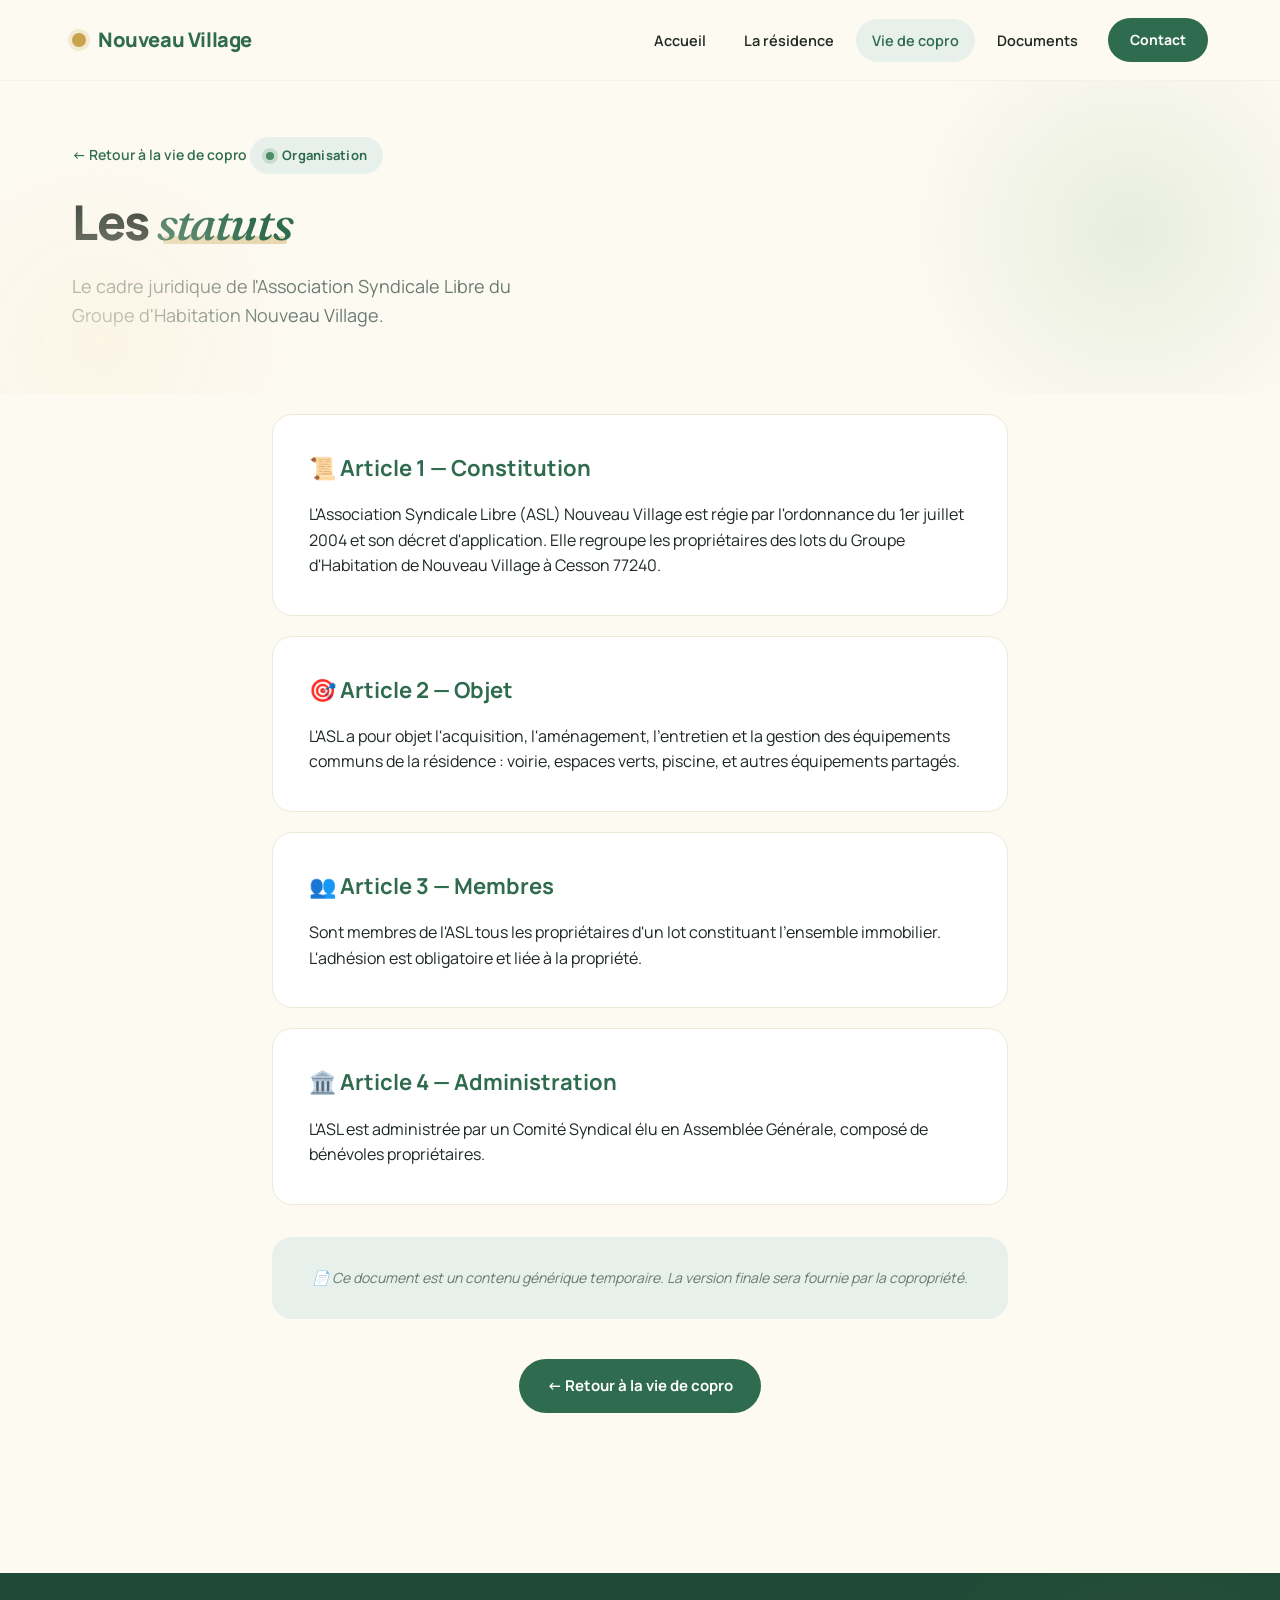
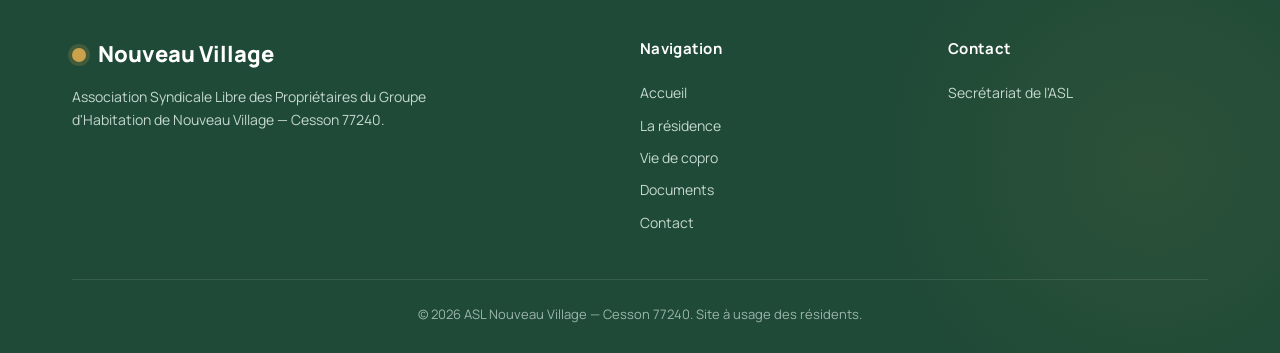
<file: statuts.html>
<!DOCTYPE html>
<html lang="fr">
<head>
  <meta charset="UTF-8">
  <meta name="viewport" content="width=device-width, initial-scale=1.0">
  <title>Statuts de l'ASL — Nouveau Village</title>
  <link rel="preconnect" href="https://fonts.googleapis.com">
  <link rel="preconnect" href="https://fonts.gstatic.com" crossorigin>
  <link href="https://fonts.googleapis.com/css2?family=Fraunces:opsz,wght@9..144,400;9..144,500;9..144,600&family=Manrope:wght@400;500;600;700;800&display=swap" rel="stylesheet">
  <link rel="stylesheet" href="css/style.css">
</head>
<body>

  <header class="entete">
    <div class="entete-inner">
      <a class="logo" href="index.html"><span class="logo-pastille"></span><span class="logo-texte">Nouveau Village</span></a>
      <button class="menu-burger" aria-label="Ouvrir le menu">☰</button>
      <nav class="nav-liens">
        <a href="index.html">Accueil</a>
        <a href="residence.html">La résidence</a>
        <a href="vie-copro.html" class="actif">Vie de copro</a>
        <a href="documents.html">Documents</a>
        <a href="contact.html" class="cta">Contact</a>
      </nav>
    </div>
  </header>

  <section class="hero" style="padding: 56px 0 32px;">
    <div class="conteneur">
      <a href="vie-copro.html" style="color: var(--vert); font-weight: 600; font-size: 14px; display: inline-block; margin-bottom: 20px;">← Retour à la vie de copro</a>
      <div class="hero-eyebrow">Organisation</div>
      <h1 style="font-size: 48px;">Les <span class="accent">statuts</span> </h1>
      <p>Le cadre juridique de l'Association Syndicale Libre du Groupe d'Habitation Nouveau Village.</p>
    </div>
  </section>

  <section class="section" style="padding-top: 20px;">
    <div class="conteneur" style="max-width: 800px;">

      <div style="background: var(--blanc); border: 1px solid var(--bordure); border-radius: var(--rayon); padding: 36px; margin-bottom: 20px;">
        <h2 style="font-size: 22px; margin-bottom: 16px; color: var(--vert);">📜 Article 1 — Constitution</h2>
        <p>L'Association Syndicale Libre (ASL) Nouveau Village est régie par l'ordonnance du 1er juillet 2004 et son décret d'application. Elle regroupe les propriétaires des lots du Groupe d'Habitation de Nouveau Village à Cesson 77240.</p>
      </div>
      <div style="background: var(--blanc); border: 1px solid var(--bordure); border-radius: var(--rayon); padding: 36px; margin-bottom: 20px;">
        <h2 style="font-size: 22px; margin-bottom: 16px; color: var(--vert);">🎯 Article 2 — Objet</h2>
        <p>L'ASL a pour objet l'acquisition, l'aménagement, l'entretien et la gestion des équipements communs de la résidence : voirie, espaces verts, piscine, et autres équipements partagés.</p>
      </div>
      <div style="background: var(--blanc); border: 1px solid var(--bordure); border-radius: var(--rayon); padding: 36px; margin-bottom: 20px;">
        <h2 style="font-size: 22px; margin-bottom: 16px; color: var(--vert);">👥 Article 3 — Membres</h2>
        <p>Sont membres de l'ASL tous les propriétaires d'un lot constituant l'ensemble immobilier. L'adhésion est obligatoire et liée à la propriété.</p>
      </div>
      <div style="background: var(--blanc); border: 1px solid var(--bordure); border-radius: var(--rayon); padding: 36px; margin-bottom: 20px;">
        <h2 style="font-size: 22px; margin-bottom: 16px; color: var(--vert);">🏛️ Article 4 — Administration</h2>
        <p>L'ASL est administrée par un Comité Syndical élu en Assemblée Générale, composé de bénévoles propriétaires.</p>
      </div>

      <div style="background: var(--vert-pale); border-radius: var(--rayon); padding: 30px; text-align: center; margin-top: 32px;">
        <p style="font-size: 14px; color: var(--texte-doux); font-style: italic;">📄 Ce document est un contenu générique temporaire. La version finale sera fournie par la copropriété.</p>
      </div>

      <div style="text-align: center; margin-top: 40px;">
        <a href="vie-copro.html" class="btn-primaire">← Retour à la vie de copro</a>
      </div>

    </div>
  </section>

  <footer class="pied">
    <div class="conteneur">
      <div class="pied-grille">
        <div>
          <div class="pied-logo"><span class="pastille"></span>Nouveau Village</div>
          <p class="pied-desc">Association Syndicale Libre des Propriétaires du Groupe d'Habitation de Nouveau Village — Cesson 77240.</p>
        </div>
        <div>
          <h4>Navigation</h4>
          <a href="index.html">Accueil</a>
          <a href="residence.html">La résidence</a>
          <a href="vie-copro.html">Vie de copro</a>
          <a href="documents.html">Documents</a>
          <a href="contact.html">Contact</a>
        </div>
        <div>
          <h4>Contact</h4>
          <a href="contact.html">Secrétariat de l'ASL</a>
        </div>
      </div>
      <div class="pied-bas">© <span data-annee></span> ASL Nouveau Village — Cesson 77240. Site à usage des résidents.</div>
    </div>
  </footer>

  <script>
    document.querySelectorAll('[data-annee]').forEach(el => el.textContent = new Date().getFullYear());
  </script>
</body>
</html>
</file>
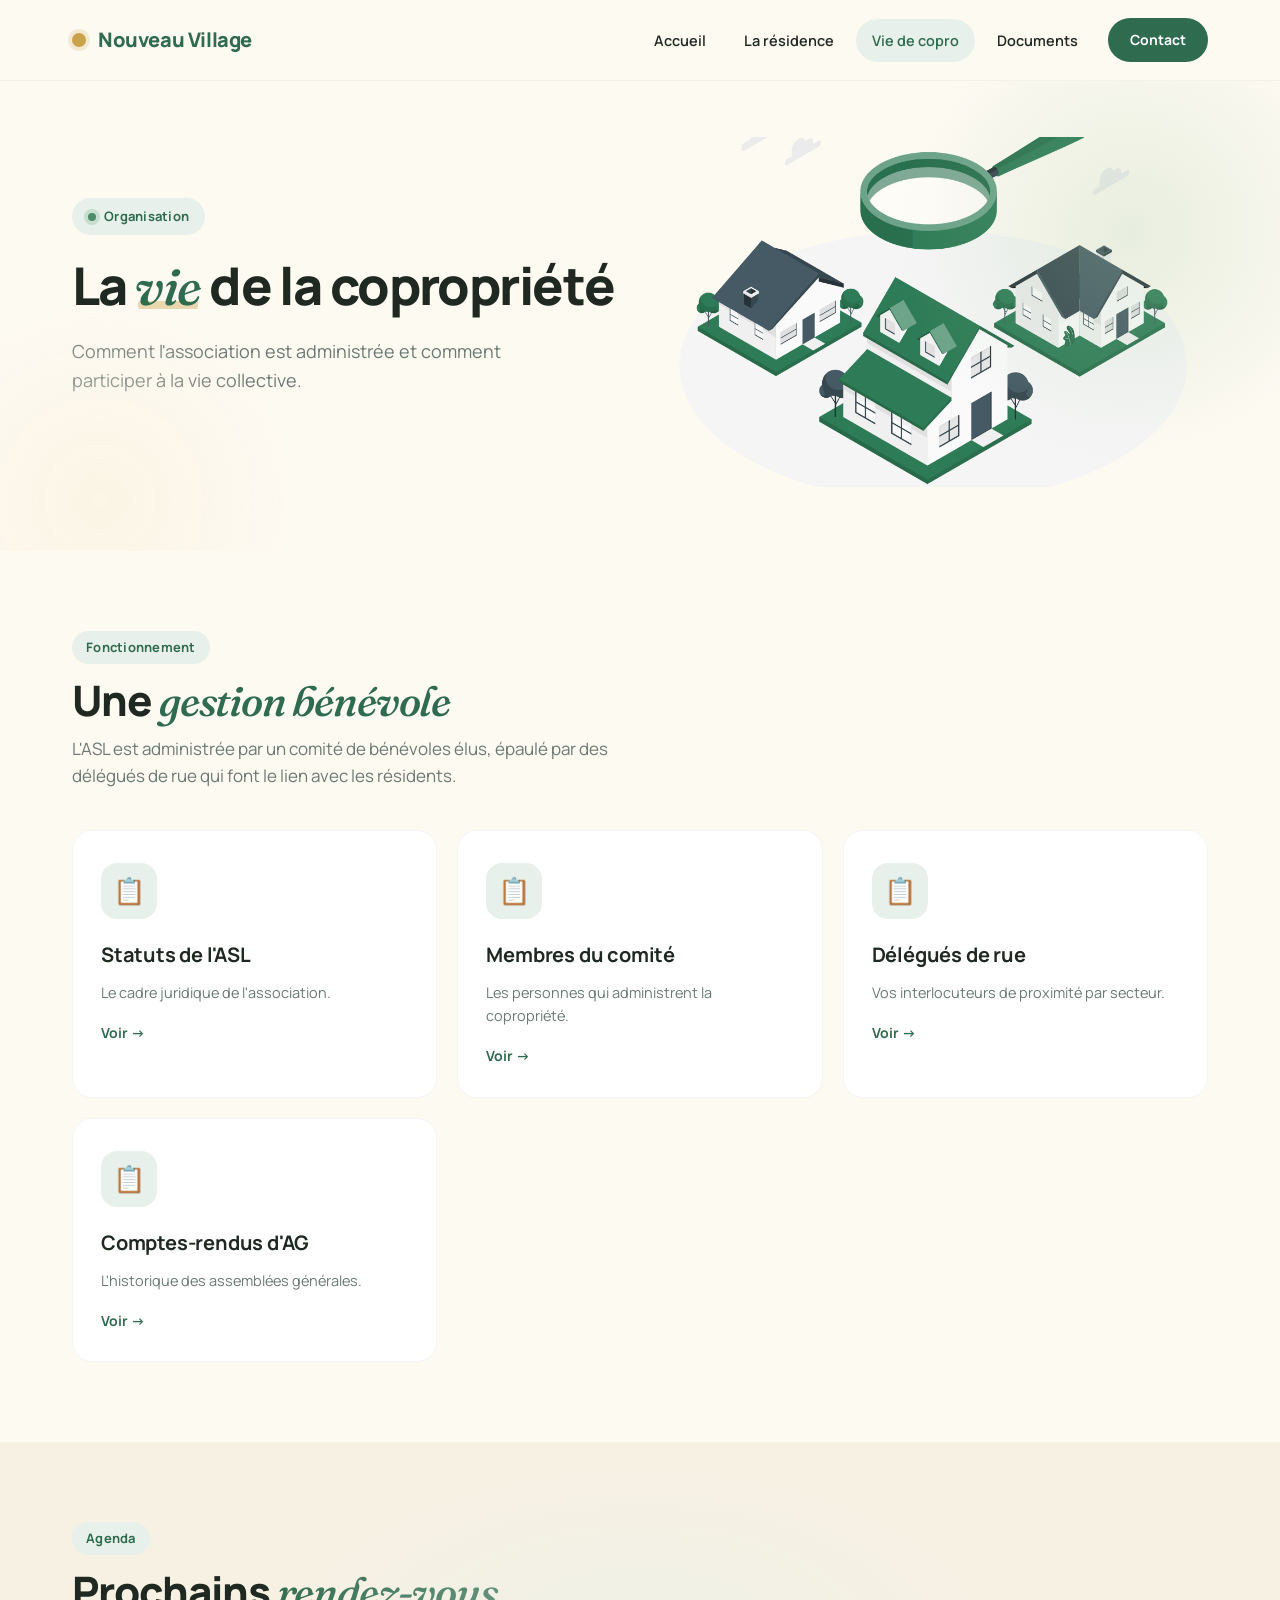
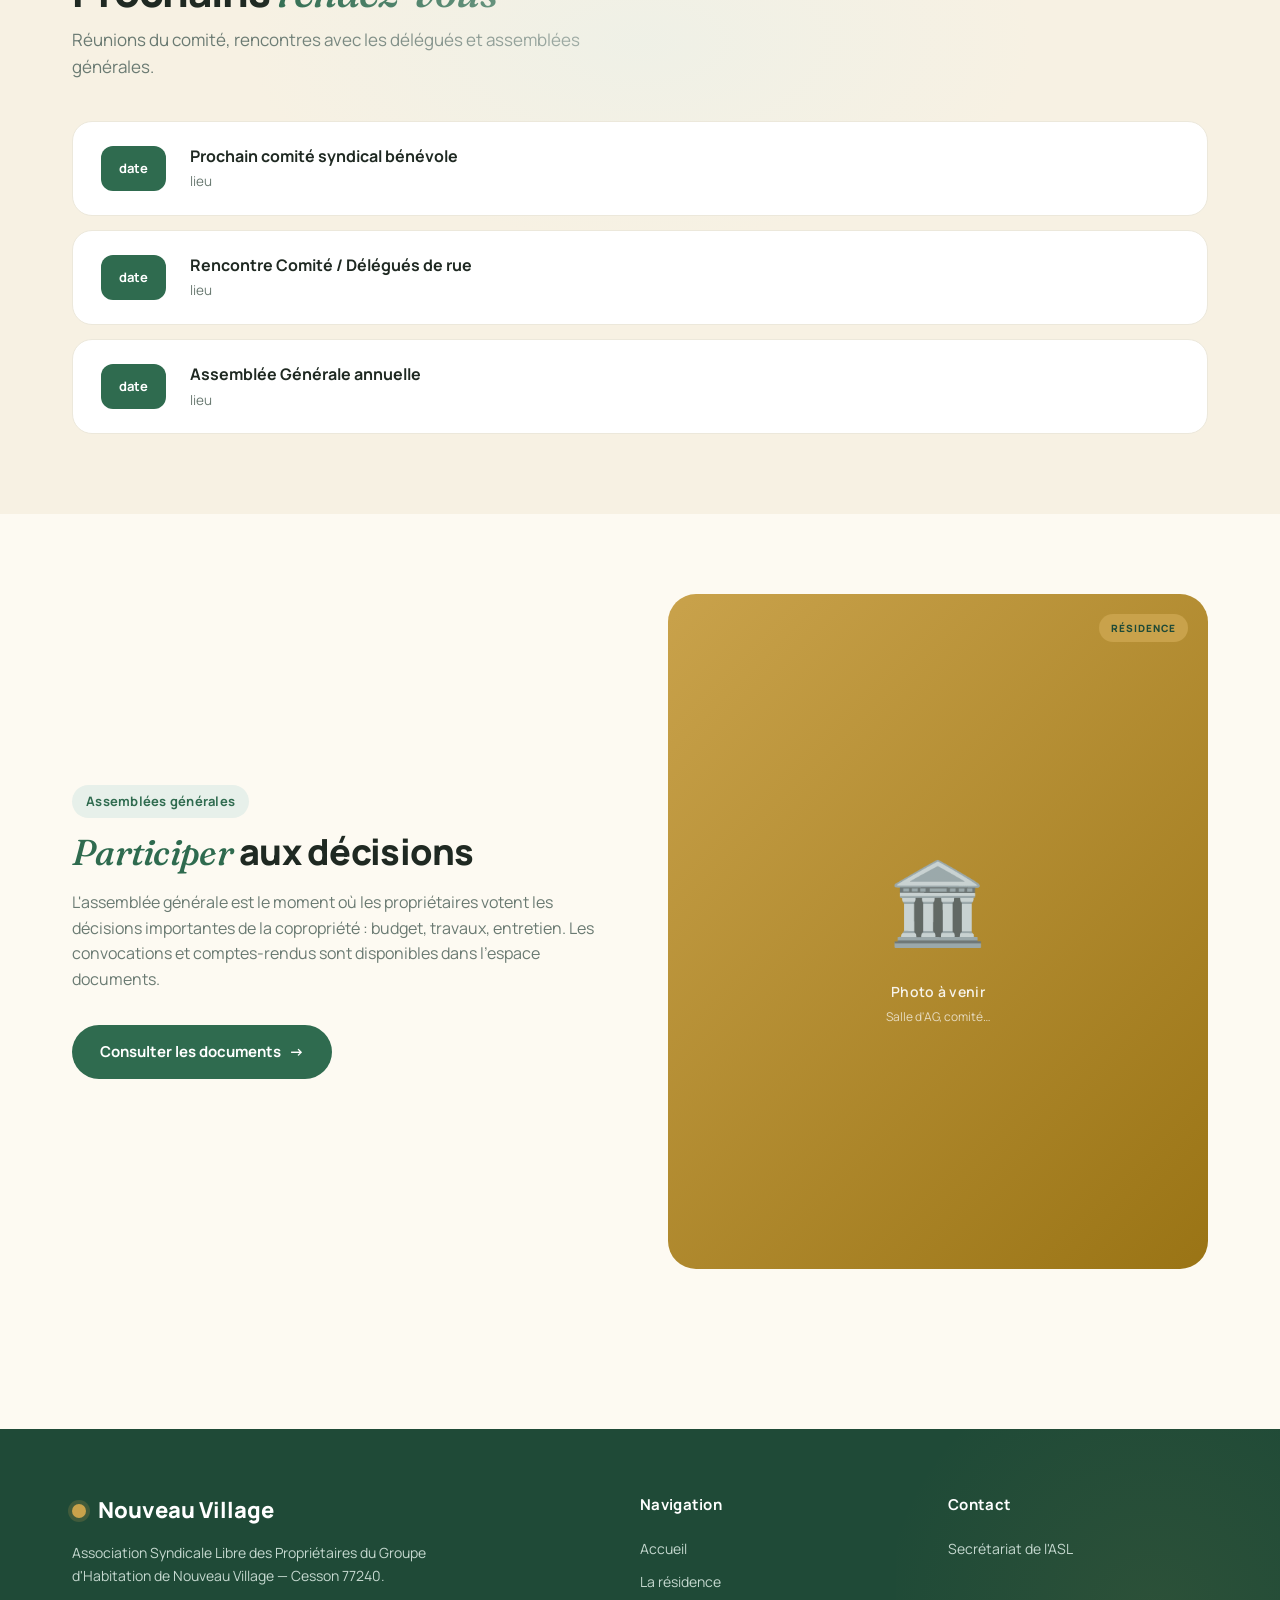
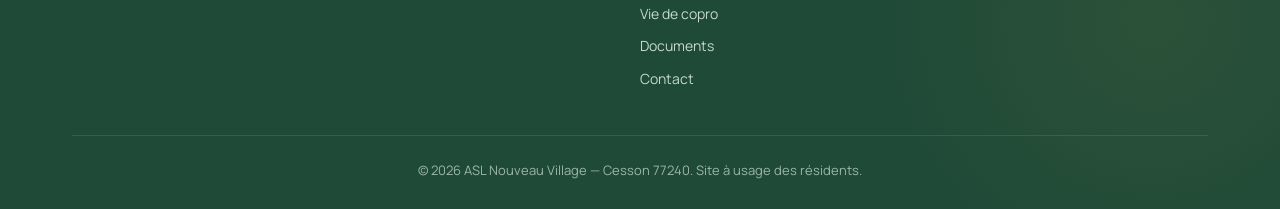
<file: vie-copro.html>
<!DOCTYPE html>
<html lang="fr">
<head>
  <meta charset="UTF-8">
  <meta name="viewport" content="width=device-width, initial-scale=1.0">
  <title>Vie de copro — Nouveau Village | Organisation & assemblées</title>
  <meta name="description" content="L'organisation de la copropriété Nouveau Village : comité, délégués, assemblées générales et rendez-vous.">
  <link rel="preconnect" href="https://fonts.googleapis.com">
  <link rel="preconnect" href="https://fonts.gstatic.com" crossorigin>
  <link href="https://fonts.googleapis.com/css2?family=Fraunces:opsz,wght@9..144,400;9..144,500;9..144,600&family=Manrope:wght@400;500;600;700;800&display=swap" rel="stylesheet">
  <link rel="stylesheet" href="css/style.css">
</head>
<body>

  <header class="entete">
    <div class="entete-inner">
      <a class="logo" href="index.html"><span class="logo-pastille"></span><span class="logo-texte">Nouveau Village</span></a>
      <button class="menu-burger" aria-label="Ouvrir le menu">☰</button>
      <nav class="nav-liens">
        <a href="index.html">Accueil</a>
        <a href="residence.html">La résidence</a>
        <a href="vie-copro.html" class="actif">Vie de copro</a>
        <a href="documents.html">Documents</a>
        <a href="contact.html" class="cta">Contact</a>
      </nav>
    </div>
  </header>

  <section class="hero" style="padding: 56px 0 64px;">
  <div class="conteneur">
    <div style="display: grid; grid-template-columns: 1fr 1fr; gap: 40px; align-items: center;">
      <div>
        <div class="hero-eyebrow">Organisation</div>
        <h1 style="font-size: 52px;">La <span class="accent">vie</span> de la copropriété</h1>
        <p>Comment l'association est administrée et comment participer à la vie collective.</p>
      </div>
      <img src="images/Illu-copro.png" alt="Vie de copropriété" style="width:100%; border-radius:20px; object-fit:cover; height:350px; align-self: start;">
    </div>
  </div>
</section>

  <section class="section">
    <div class="conteneur">
      <div class="section-tete">
        <div>
          <span class="section-eyebrow">Fonctionnement</span>
          <h2 class="section-titre">Une <em>gestion bénévole</em></h2>
          <p class="section-soustitre" id="org-intro">[Texte générique à remplacer]</p>
        </div>
      </div>
      <div class="grille-cartes reveal-stagger" id="organisation-elements"></div>
    </div>
  </section>

  <section class="section actu-fond" id="agenda">
    <div class="conteneur">
      <div class="section-tete">
        <div>
          <span class="section-eyebrow">Agenda</span>
          <h2 class="section-titre">Prochains <em>rendez-vous</em></h2>
          <p class="section-soustitre">Réunions du comité, rencontres avec les délégués et assemblées générales.</p>
        </div>
      </div>
      <div class="agenda reveal-stagger" id="liste-agenda"></div>
    </div>
  </section>

  <section class="section">
    <div class="conteneur">
      <div class="bloc-double reveal">
        <div>
          <span class="section-eyebrow">Assemblées générales</span>
          <h2><em>Participer</em> aux décisions</h2>
          <p>L'assemblée générale est le moment où les propriétaires votent les décisions importantes de la copropriété : budget, travaux, entretien. Les convocations et comptes-rendus sont disponibles dans l'espace documents.</p>
          <a class="btn-primaire" href="documents.html" style="margin-top:16px;">Consulter les documents <span class="fleche">→</span></a>
        </div>
        <div class="photo-placeholder pp-residence var-or">
          <div class="pp-ico">🏛️</div>
          <div class="pp-txt">Photo à venir</div>
          <div class="pp-sous">Salle d'AG, comité…</div>
        </div>
      </div>
    </div>
  </section>

  <footer class="pied">
    <div class="conteneur">
      <div class="pied-grille">
        <div>
          <div class="pied-logo"><span class="pastille"></span>Nouveau Village</div>
          <p class="pied-desc">Association Syndicale Libre des Propriétaires du Groupe d'Habitation de Nouveau Village — Cesson 77240.</p>
        </div>
        <div>
          <h4>Navigation</h4>
          <a href="index.html">Accueil</a>
          <a href="residence.html">La résidence</a>
          <a href="vie-copro.html">Vie de copro</a>
          <a href="documents.html">Documents</a>
          <a href="contact.html">Contact</a>
        </div>
        <div>
          <h4>Contact</h4>
          <a href="contact.html">Secrétariat de l'ASL</a>
        </div>
      </div>
      <div class="pied-bas">© <span data-annee></span> ASL Nouveau Village — Cesson 77240. Site à usage des résidents.</div>
    </div>
  </footer>

  <script src="js/contenu.js"></script>
  <script src="js/app.js"></script>
  <script>
    document.addEventListener('DOMContentLoaded', function () {
      var c = window.contenu;
      if (c.organisation) document.getElementById('org-intro').textContent = c.organisation.intro;
    });
  </script>
</body>
</html>
</file>
<file: css/style.css>
:root {
  --vert-fonce: #1f4a37;
  --vert: #2f6b4f;
  --vert-vif: #4d8c66;         
  --vert-tendre: #a8c9a4;      
  --vert-pale: #e7f0ea;        
  --vert-pistache: #d9e8d1;    


  --or: #c9a24b;
  --or-clair: #fbf3e0;
  --or-fonce: #9a7415;

  
  --creme: #fdfaf2;            
  --creme-chaud: #f7f1e3;      
  --texte: #1f2922;
  --texte-doux: #6a7a72;
  --bordure: #ece8db;
  --blanc: #ffffff;

  --police-titre: 'Manrope', system-ui, sans-serif;
  --police-display: 'Fraunces', Georgia, serif;   
  --police-texte: 'Manrope', system-ui, sans-serif;

  --largeur-max: 1200px;
  --rayon-sm: 12px;
  --rayon: 20px;
  --rayon-lg: 28px;

  --transition: 0.3s cubic-bezier(0.4, 0, 0.2, 1);
}

* { margin: 0; padding: 0; box-sizing: border-box; }
html { scroll-behavior: smooth; }

body {
  font-family: var(--police-texte);
  color: var(--texte);
  background: var(--creme);
  line-height: 1.6;
  font-weight: 400;
  -webkit-font-smoothing: antialiased;
  overflow-x: hidden;
}

.conteneur {
  max-width: var(--largeur-max);
  margin: 0 auto;
  padding: 0 32px;
}

a { color: inherit; text-decoration: none; }
img { max-width: 100%; display: block; }
button { font-family: inherit; cursor: pointer; border: none; }


.entete {
  background: rgba(253, 250, 242, 0.96);
  backdrop-filter: blur(10px);
  -webkit-backdrop-filter: blur(10px);
  position: sticky;
  top: 0;
  z-index: 50;
  border-bottom: 1px solid rgba(0,0,0,0.04);
  transition: box-shadow var(--transition);
}
.entete.scrolled { box-shadow: 0 4px 30px rgba(0,0,0,0.06); }
.entete-inner {
  display: flex;
  align-items: center;
  justify-content: space-between;
  padding: 18px 32px;
  max-width: var(--largeur-max);
  margin: 0 auto;
}
.logo { display: flex; align-items: center; gap: 12px; }
.logo-pastille {
  width: 14px; height: 14px; border-radius: 50%;
  background: var(--or);
  box-shadow: 0 0 0 4px rgba(201, 162, 75, 0.18);
}
.logo-texte {
  font-family: var(--police-titre);
  font-weight: 800; font-size: 20px;
  color: var(--vert); letter-spacing: -0.02em;
}
.nav-liens { display: flex; gap: 6px; align-items: center; }
.nav-liens a {
  font-size: 14.5px; font-weight: 600;
  color: var(--texte); padding: 10px 16px;
  border-radius: 30px;
  transition: all var(--transition);
}
.nav-liens a:hover { background: var(--vert-pale); color: var(--vert); }
.nav-liens a.actif { background: var(--vert-pale); color: var(--vert); }
.entete .cta {
  background: var(--vert);
  color: #fff;
  font-weight: 700; font-size: 14px;
  padding: 11px 22px;
  border-radius: 30px;
  transition: all var(--transition);
  margin-left: 8px;
}
.entete .cta:hover {
  background: var(--vert-fonce);
  transform: translateY(-1px);
  box-shadow: 0 6px 20px rgba(31, 74, 55, 0.25);
}
.menu-burger {
  display: none;
  background: none; font-size: 26px; color: var(--vert);
}


.hero {
  padding: 22px 0 80px;
  background: var(--creme);
  position: relative;
  overflow: hidden;
}

.hero::before {
  content: '';
  position: absolute;
  top: -100px; right: -100px;
  width: 500px; height: 500px;
  background: radial-gradient(circle, var(--vert-tendre) 0%, transparent 65%);
  opacity: 0.25;
  pointer-events: none;
}
.hero::after {
  content: '';
  position: absolute;
  bottom: -150px; left: -100px;
  width: 400px; height: 400px;
  background: radial-gradient(circle, var(--or-clair) 0%, transparent 70%);
  opacity: 0.7;
  pointer-events: none;
}

.hero-inner {
  display: grid;
  grid-template-columns: 1.15fr 1fr;
  gap: 56px;
  align-items: center;
  position: relative;
  z-index: 2;
}
.hero-eyebrow {
  display: inline-flex; align-items: center; gap: 8px;
  background: var(--vert-pale);
  color: var(--vert);
  font-size: 13px; font-weight: 700;
  padding: 8px 16px;
  border-radius: 30px;
  margin-bottom: 24px;
  letter-spacing: 0.02em;
}
.hero-eyebrow::before {
  content: ''; width: 8px; height: 8px; border-radius: 50%;
  background: var(--vert-vif);
  box-shadow: 0 0 0 4px rgba(77, 140, 102, 0.2);
  animation: pulse 2s ease-in-out infinite;
}
@keyframes pulse {
  0%, 100% { box-shadow: 0 0 0 4px rgba(77, 140, 102, 0.2); }
  50% { box-shadow: 0 0 0 8px rgba(77, 140, 102, 0.05); }
}

.hero h1 {
  font-family: var(--police-titre);
  font-size: 60px; font-weight: 800;
  line-height: 1.02; letter-spacing: -0.03em;
  margin-bottom: 24px;
  color: var(--texte);
}
.hero h1 .accent {
  position: relative;
  color: var(--vert);
  font-family: var(--police-display);
  font-style: italic;
  font-weight: 500;
  display: inline-block;
}

.hero h1 .accent::after {
  content: '';
  position: absolute;
  left: 4%; right: 4%;
  bottom: 4px;
  height: 8px;
  background: var(--or);
  opacity: 0.4;
  z-index: -1;
  border-radius: 2px;
}

.hero p {
  font-size: 18px;
  color: var(--texte-doux);
  line-height: 1.6;
  max-width: 440px;
  margin-bottom: 32px;
}

.hero-btns { display: flex; gap: 14px; flex-wrap: wrap; }
.btn-primaire {
  background: var(--vert);
  color: #fff;
  font-weight: 700; font-size: 15px;
  padding: 15px 28px;
  border-radius: 30px;
  display: inline-flex; align-items: center; gap: 8px;
  transition: all var(--transition);
}
.btn-primaire:hover {
  background: var(--vert-fonce);
  transform: translateY(-2px);
  box-shadow: 0 10px 30px rgba(31, 74, 55, 0.3);
}
.btn-primaire .fleche { transition: transform var(--transition); }
.btn-primaire:hover .fleche { transform: translateX(4px); }

.btn-secondaire {
  background: var(--blanc);
  color: var(--texte);
  font-weight: 700; font-size: 15px;
  padding: 15px 28px;
  border-radius: 30px;
  border: 1.5px solid var(--bordure);
  display: inline-flex; align-items: center; gap: 8px;
  transition: all var(--transition);
}
.btn-secondaire:hover {
  border-color: var(--vert);
  color: var(--vert);
  transform: translateY(-2px);
}


.hero-mosaique {
  display: grid;
  grid-template-columns: 1fr 1fr;
  grid-template-rows: 1fr 1fr;
  gap: 12px;
  aspect-ratio: 1 / 1;
  position: relative;
}
.hero-mosaique .pic {
  border-radius: var(--rayon);
  overflow: hidden;
  background: var(--vert-pale);
  position: relative;
  transition: transform 0.5s ease;
}
.hero-mosaique .pic:nth-child(1) {
  grid-row: 1 / 3;
}
.hero-mosaique .pic:nth-child(2) {
  background: linear-gradient(135deg, var(--vert-tendre), var(--vert-vif));
}
.hero-mosaique .pic:nth-child(3) {
  background: linear-gradient(135deg, var(--or-clair), var(--or));
}
.hero-mosaique .pic:hover { transform: scale(1.02); }
.hero-mosaique .pic .placeholder-content {
  position: absolute; inset: 0;
  display: flex; flex-direction: column; align-items: center; justify-content: center;
  color: #fff; text-align: center; padding: 20px;
}
.hero-mosaique .pic .placeholder-content .ico { font-size: 48px; margin-bottom: 8px; opacity: 0.85; }
.hero-mosaique .pic .placeholder-content .txt { font-size: 13px; font-weight: 700; letter-spacing: 0.04em; text-transform: uppercase; opacity: 0.9; }
.hero-mosaique .pic .placeholder-content .sous { font-size: 11px; opacity: 0.7; margin-top: 4px; }

.hero-mosaique .pic img {
  position: absolute;
  inset: 0;
  width: 100%;
  height: 100%;
  object-fit: cover;
  object-position: center;
  z-index: 0;
}

.hero-mosaique .pic .placeholder-content {
  z-index: 1;
}


.hero-badge {
  position: absolute;
  top: -20px; left: -20px;
  background: var(--blanc);
  border-radius: 50%;
  width: 110px; height: 110px;
  display: flex; flex-direction: column; align-items: center; justify-content: center;
  text-align: center;
  box-shadow: 0 12px 40px rgba(0,0,0,0.1);
  border: 2px solid var(--or-clair);
  z-index: 3;
  transform: rotate(-8deg);
}
.hero-badge .gros { font-family: var(--police-display); font-size: 28px; font-weight: 600; color: var(--vert); line-height: 1; }
.hero-badge .pti { font-size: 9px; font-weight: 700; color: var(--or-fonce); letter-spacing: 0.1em; text-transform: uppercase; margin-top: 4px; }


.pills {
  display: grid;
  grid-template-columns: repeat(4, 1fr);
  gap: 16px;
  margin: -24px auto 0;
  position: relative; z-index: 3;
  max-width: var(--largeur-max);
  padding: 0 32px;
}
.pill {
  background: var(--blanc);
  border-radius: var(--rayon);
  padding: 22px 24px;
  display: flex; align-items: center; gap: 16px;
  box-shadow: 0 8px 30px rgba(0,0,0,0.05);
  border: 1px solid rgba(0,0,0,0.03);
  transition: all var(--transition);
}
.pill:hover {
  transform: translateY(-4px);
  box-shadow: 0 16px 40px rgba(0,0,0,0.08);
}
.pill-ico {
  width: 48px; height: 48px; border-radius: 14px;
  display: flex; align-items: center; justify-content: center;
  font-size: 22px;
  background: var(--vert-pale);
  flex-shrink: 0;
}
.pill:nth-child(2) .pill-ico { background: var(--or-clair); }
.pill:nth-child(3) .pill-ico { background: #e8f1d9; }
.pill:nth-child(4) .pill-ico { background: var(--vert-pale); }
.pill strong { font-size: 14.5px; font-weight: 700; display: block; }
.pill span { font-size: 12.5px; color: var(--texte-doux); }


.annonce-wrap { padding: 64px 0 0; }
.annonce {
  background: linear-gradient(135deg, var(--vert) 0%, var(--vert-fonce) 100%);
  color: #fff;
  border-radius: var(--rayon-lg);
  padding: 36px 40px;
  display: flex; align-items: center; gap: 28px;
  position: relative;
  overflow: hidden;
  box-shadow: 0 20px 60px rgba(31, 74, 55, 0.2);
}
.annonce::after {
  content: ''; position: absolute;
  top: -100px; right: -100px; width: 300px; height: 300px;
  background: radial-gradient(circle, rgba(201, 162, 75, 0.25), transparent 70%);
  pointer-events: none;
}
.annonce-badge {
  background: var(--or);
  color: var(--vert-fonce);
  font-size: 11.5px; font-weight: 800; padding: 6px 14px;
  border-radius: 30px; white-space: nowrap;
  letter-spacing: 0.04em; text-transform: uppercase;
}
.annonce-corps { position: relative; z-index: 2; }
.annonce-corps strong {
  font-family: var(--police-display); font-size: 24px; font-weight: 600;
  display: block; margin-bottom: 6px;
}
.annonce-corps .date { color: var(--or-clair); font-weight: 700; font-size: 15.5px; }
.annonce-corps .lieu { color: rgba(255,255,255,0.85); font-size: 14.5px; }
.annonce-corps .complement { color: rgba(255,255,255,0.7); font-size: 13.5px; font-style: italic; margin-top: 6px; }


.section { padding: 80px 0; }
.section-tete {
  display: flex; justify-content: space-between; align-items: flex-end;
  margin-bottom: 40px; gap: 32px;
}
.section-eyebrow {
  display: inline-block;
  font-size: 13px; font-weight: 700;
  color: var(--vert);
  padding: 6px 14px;
  background: var(--vert-pale);
  border-radius: 30px;
  margin-bottom: 14px;
  letter-spacing: 0.02em;
}
.section-titre {
  font-family: var(--police-titre);
  font-size: 42px; font-weight: 800;
  line-height: 1.05; letter-spacing: -0.025em;
  margin-bottom: 12px;
}
.section-titre em {
  font-family: var(--police-display); font-style: italic; font-weight: 500;
  color: var(--vert);
}
.section-soustitre { color: var(--texte-doux); font-size: 17px; max-width: 540px; }
.section-lien {
  color: var(--vert); font-weight: 700; font-size: 14.5px;
  display: inline-flex; align-items: center; gap: 6px;
  white-space: nowrap;
  transition: gap var(--transition);
}
.section-lien:hover { gap: 10px; }


.grille-cartes {
  display: grid;
  grid-template-columns: repeat(3, 1fr);
  gap: 20px;
}
.carte {
  background: var(--blanc);
  border-radius: var(--rayon);
  padding: 32px 28px 28px;
  border: 1px solid rgba(0,0,0,0.04);
  transition: all var(--transition);
  position: relative;
  overflow: hidden;
}
.carte::before {
  content: ''; position: absolute;
  top: 0; left: 0; right: 0; height: 4px;
  background: linear-gradient(90deg, var(--vert), var(--or));
  opacity: 0; transition: opacity var(--transition);
}
.carte:hover {
  transform: translateY(-6px);
  box-shadow: 0 16px 40px rgba(0,0,0,0.08);
}
.carte:hover::before { opacity: 1; }
.carte-ico {
  width: 56px; height: 56px; border-radius: 16px;
  background: var(--vert-pale);
  display: flex; align-items: center; justify-content: center;
  font-size: 26px;
  margin-bottom: 20px;
  transition: transform var(--transition);
}
.carte:hover .carte-ico { transform: scale(1.08) rotate(-5deg); }
.carte h3 {
  font-family: var(--police-titre);
  font-size: 20px; font-weight: 700;
  margin-bottom: 10px;
  letter-spacing: -0.01em;
}
.carte p { font-size: 14.5px; color: var(--texte-doux); margin-bottom: 16px; }
.carte .lien-fleche {
  color: var(--vert); font-weight: 700; font-size: 14px;
  display: inline-flex; align-items: center; gap: 6px;
  transition: gap var(--transition);
}
.carte:hover .lien-fleche { gap: 10px; }


.actu-fond {
  background: var(--creme-chaud);
  position: relative;
  overflow: hidden;
}
.actu-fond::before {
  content: '';
  position: absolute;
  top: 0; left: 50%; transform: translateX(-50%);
  width: 800px; height: 400px;
  background: radial-gradient(ellipse, var(--vert-pale) 0%, transparent 70%);
  opacity: 0.5;
  pointer-events: none;
}
.grille-actus {
  display: grid;
  grid-template-columns: repeat(3, 1fr);
  gap: 24px;
  position: relative; z-index: 2;
}
.actu {
  background: var(--blanc);
  border-radius: var(--rayon);
  padding: 28px;
  border: 1px solid rgba(0,0,0,0.04);
  transition: all var(--transition);
}
.actu:hover {
  transform: translateY(-4px);
  box-shadow: 0 12px 32px rgba(0,0,0,0.06);
}
.actu-date {
  display: inline-block;
  font-size: 12px; font-weight: 700;
  color: var(--or-fonce);
  background: var(--or-clair);
  padding: 5px 12px; border-radius: 30px;
  letter-spacing: 0.04em; text-transform: uppercase;
  margin-bottom: 14px;
}
.actu h4 {
  font-family: var(--police-titre);
  font-size: 18px; font-weight: 700;
  margin-bottom: 10px;
  letter-spacing: -0.01em;
}
.actu p { font-size: 14.5px; color: var(--texte-doux); }


.agenda { display: flex; flex-direction: column; gap: 14px; }
.agenda-item {
  display: flex; align-items: center; gap: 24px;
  background: var(--blanc);
  border: 1px solid var(--bordure);
  border-radius: var(--rayon);
  padding: 22px 28px;
  transition: all var(--transition);
}
.agenda-item:hover {
  border-color: var(--vert-tendre);
  background: var(--creme);
  transform: translateX(4px);
}
.agenda-date {
  background: var(--vert);
  color: #fff;
  font-weight: 700; font-size: 13px;
  padding: 12px 18px;
  border-radius: 12px;
  white-space: nowrap;
  text-align: center;
  flex-shrink: 0;
}
.agenda-item h4 { font-size: 16px; font-weight: 700; margin-bottom: 2px; }
.agenda-item .lieu { font-size: 13.5px; color: var(--texte-doux); }


.bloc-double {
  display: grid;
  grid-template-columns: 1fr 1fr;
  gap: 56px;
  align-items: center;
}
.bloc-double h2 {
  font-family: var(--police-titre);
  font-size: 36px; font-weight: 800;
  line-height: 1.1; letter-spacing: -0.02em;
  margin-bottom: 18px;
}
.bloc-double h2 em {
  font-family: var(--police-display); font-style: italic; font-weight: 500;
  color: var(--vert);
}
.bloc-double p { color: var(--texte-doux); margin-bottom: 16px; font-size: 16px; }
.bloc-double ul { list-style: none; margin-top: 8px; }
.bloc-double li {
  padding: 12px 0 12px 36px;
  position: relative;
  border-bottom: 1px solid var(--bordure);
  font-size: 15px;
}
.bloc-double li::before {
  content: '';
  position: absolute; left: 0; top: 16px;
  width: 24px; height: 24px;
  background: var(--vert-pale);
  border-radius: 50%;
}
.bloc-double li::after {
  content: '✓';
  position: absolute; left: 6px; top: 14px;
  color: var(--vert);
  font-weight: 700; font-size: 14px;
}


.photo-placeholder {
  aspect-ratio: 4 / 5;
  border-radius: var(--rayon-lg);
  background: linear-gradient(135deg, var(--vert-vif) 0%, var(--vert-fonce) 100%);
  position: relative;
  overflow: hidden;
  display: flex; align-items: center; justify-content: center;
  flex-direction: column;
  color: #fff;
}
.photo-placeholder::before {
  content: '';
  position: absolute;
  top: 20px; right: 20px;
  background: var(--or);
  padding: 6px 12px;
  border-radius: 30px;
  font-size: 10px; font-weight: 800;
  letter-spacing: 0.1em; text-transform: uppercase;
  color: var(--vert-fonce);
}
.photo-placeholder.pp-arbres::before { content: 'Espaces verts'; }
.photo-placeholder.pp-piscine::before { content: 'Piscine'; }
.photo-placeholder.pp-residence::before { content: 'Résidence'; }
.photo-placeholder.pp-photo::before { content: 'Photo'; }

.photo-placeholder .pp-ico { font-size: 80px; margin-bottom: 16px; opacity: 0.85; }
.photo-placeholder .pp-txt { font-size: 14px; font-weight: 600; opacity: 0.9; letter-spacing: 0.02em; }
.photo-placeholder .pp-sous { font-size: 12px; opacity: 0.7; margin-top: 4px; }


.photo-placeholder.var-clair { background: linear-gradient(135deg, var(--vert-tendre) 0%, var(--vert-vif) 100%); }
.photo-placeholder.var-or { background: linear-gradient(135deg, var(--or) 0%, var(--or-fonce) 100%); }
.photo-placeholder.var-mix { background: linear-gradient(135deg, var(--vert-vif) 0%, var(--or) 100%); }


.docs-groupe { margin-bottom: 40px; }
.docs-groupe-tete {
  display: flex; align-items: center; gap: 14px;
  margin-bottom: 18px; padding-bottom: 12px;
  border-bottom: 2px solid var(--vert-pale);
}
.docs-groupe-tete .ico {
  width: 38px; height: 38px; border-radius: 12px;
  background: var(--vert-pale);
  display: flex; align-items: center; justify-content: center;
  font-size: 18px;
}
.docs-groupe-titre {
  font-family: var(--police-titre);
  font-size: 22px; font-weight: 800;
  color: var(--vert);
  letter-spacing: -0.01em;
}
.docs-groupe-count {
  font-size: 13px; color: var(--texte-doux);
  background: var(--creme-chaud);
  padding: 4px 12px; border-radius: 30px;
}
.doc-ligne {
  display: flex; align-items: center; gap: 18px;
  padding: 16px 20px;
  background: var(--blanc);
  border: 1px solid var(--bordure);
  border-radius: var(--rayon-sm);
  margin-bottom: 10px;
  transition: all var(--transition);
}
.doc-ligne:hover {
  background: var(--vert-pale);
  border-color: var(--vert-tendre);
  transform: translateX(4px);
}
.doc-ico {
  width: 44px; height: 44px;
  background: var(--or-clair);
  color: var(--or-fonce);
  border-radius: 12px;
  display: flex; align-items: center; justify-content: center;
  font-size: 22px; flex-shrink: 0;
}
.doc-info { flex: 1; min-width: 0; }
.doc-info strong { font-size: 15px; font-weight: 700; }
.doc-info .doc-date { font-size: 12.5px; color: var(--texte-doux); }
.doc-tele {
  color: var(--vert); font-weight: 700; font-size: 14px;
  white-space: nowrap;
  display: inline-flex; align-items: center; gap: 6px;
  padding: 8px 14px;
  border-radius: 30px;
  border: 1.5px solid transparent;
  transition: all var(--transition);
}
.doc-ligne:hover .doc-tele {
  background: var(--vert);
  color: #fff;
}


.contact-grille { display: grid; grid-template-columns: 1fr 1fr; gap: 56px; align-items: start; }
.contact-infos { display: flex; flex-direction: column; gap: 14px; }
.contact-item {
  display: flex; gap: 16px; align-items: flex-start;
  padding: 20px;
  background: var(--blanc);
  border: 1px solid var(--bordure);
  border-radius: var(--rayon);
  transition: all var(--transition);
}
.contact-item:hover {
  border-color: var(--vert-tendre);
  transform: translateY(-2px);
  box-shadow: 0 8px 24px rgba(0,0,0,0.04);
}
.contact-item .ci-ico {
  width: 44px; height: 44px; border-radius: 12px;
  background: var(--vert-pale);
  color: var(--vert);
  display: flex; align-items: center; justify-content: center;
  font-size: 22px; flex-shrink: 0;
}
.contact-item .ci-label {
  font-size: 11.5px; font-weight: 700;
  color: var(--texte-doux);
  letter-spacing: 0.08em; text-transform: uppercase;
  margin-bottom: 2px;
}
.contact-item .ci-val { font-size: 15px; font-weight: 600; }

.form-champ { margin-bottom: 18px; }
.form-champ label {
  display: block; font-size: 13px; font-weight: 700;
  margin-bottom: 8px;
  letter-spacing: 0.02em;
  color: var(--vert);
}
.form-champ input, .form-champ textarea {
  width: 100%;
  padding: 14px 18px;
  border: 1.5px solid var(--bordure);
  border-radius: 12px;
  font-family: inherit; font-size: 15px;
  background: var(--blanc);
  transition: border-color var(--transition);
}
.form-champ input:focus, .form-champ textarea:focus {
  outline: none;
  border-color: var(--vert);
  box-shadow: 0 0 0 4px var(--vert-pale);
}
.btn-envoyer {
  background: var(--vert); color: #fff;
  font-weight: 700; font-size: 15px;
  padding: 14px 28px;
  border-radius: 30px;
  transition: all var(--transition);
  display: inline-flex; align-items: center; gap: 8px;
}
.btn-envoyer:hover {
  background: var(--vert-fonce);
  transform: translateY(-2px);
  box-shadow: 0 10px 30px rgba(31, 74, 55, 0.25);
}
.form-note {
  background: var(--vert-pale);
  color: var(--vert-fonce);
  font-size: 13.5px;
  padding: 14px 18px;
  border-radius: 12px;
  margin-top: 16px;
}


.cta-final {
  background: linear-gradient(135deg, var(--vert-fonce) 0%, var(--vert) 100%);
  border-radius: var(--rayon-lg);
  padding: 64px 56px;
  color: #fff;
  text-align: center;
  position: relative;
  overflow: hidden;
}
.cta-final::before {
  content: ''; position: absolute;
  top: -50%; left: -10%; width: 60%; height: 200%;
  background: radial-gradient(circle, rgba(201, 162, 75, 0.2), transparent 60%);
  pointer-events: none;
}
.cta-final::after {
  content: ''; position: absolute;
  bottom: -50%; right: -10%; width: 50%; height: 200%;
  background: radial-gradient(circle, rgba(168, 201, 164, 0.15), transparent 60%);
  pointer-events: none;
}
.cta-final h2 {
  font-family: var(--police-titre);
  font-size: 40px; font-weight: 800;
  line-height: 1.1; letter-spacing: -0.025em;
  margin-bottom: 16px;
  position: relative; z-index: 2;
}
.cta-final h2 em {
  font-family: var(--police-display); font-style: italic; font-weight: 500;
  color: var(--or);
}
.cta-final p {
  font-size: 17px;
  color: rgba(255,255,255,0.85);
  max-width: 520px;
  margin: 0 auto 28px;
  position: relative; z-index: 2;
}
.cta-final .btn-cta {
  background: var(--or);
  color: var(--vert-fonce);
  font-weight: 700; font-size: 15px;
  padding: 16px 32px;
  border-radius: 30px;
  display: inline-flex; align-items: center; gap: 8px;
  position: relative; z-index: 2;
  transition: all var(--transition);
}
.cta-final .btn-cta:hover {
  background: #d9b25e;
  transform: translateY(-2px);
  box-shadow: 0 12px 30px rgba(0,0,0,0.2);
}


.pied {
  background: var(--vert-fonce);
  color: #c5d8cf;
  padding: 64px 0 28px;
  margin-top: 80px;
  position: relative;
  overflow: hidden;
}
.pied::before {
  content: ''; position: absolute;
  top: -50%; right: -10%; width: 40%; height: 200%;
  background: radial-gradient(circle, rgba(201, 162, 75, 0.08), transparent 60%);
  pointer-events: none;
}
.pied-grille {
  display: grid;
  grid-template-columns: 2fr 1fr 1fr;
  gap: 48px;
  margin-bottom: 40px;
  position: relative; z-index: 2;
}
.pied-logo {
  font-family: var(--police-titre);
  font-weight: 800; font-size: 22px;
  color: #fff;
  margin-bottom: 14px;
  display: flex; align-items: center; gap: 12px;
}
.pied-logo .pastille {
  width: 14px; height: 14px; border-radius: 50%;
  background: var(--or);
  box-shadow: 0 0 0 4px rgba(201, 162, 75, 0.2);
}
.pied h4 {
  font-family: var(--police-titre);
  color: #fff; font-size: 15px; font-weight: 700;
  margin-bottom: 16px;
  letter-spacing: 0.02em;
}
.pied a, .pied-desc { color: #c5d8cf; font-size: 14px; line-height: 1.6; }
.pied a { display: block; padding: 5px 0; transition: color var(--transition); }
.pied a:hover { color: var(--or); }
.pied-desc { max-width: 380px; margin-bottom: 18px; }
.pied-bas {
  border-top: 1px solid rgba(255,255,255,0.1);
  padding-top: 24px;
  font-size: 13px;
  color: #9bb5aa;
  text-align: center;
}

/* ===== ANIMATIONS AU SCROLL =====
   Les éléments qui ont la classe .reveal apparaissent au scroll.
   Le JS ajoutera .visible quand ils entrent dans le viewport. */
.reveal {
  opacity: 0;
  transform: translateY(24px);
  transition: opacity 0.7s ease, transform 0.7s ease;
}
.reveal.visible {
  opacity: 1;
  transform: translateY(0);
}
.reveal-stagger > * {
  opacity: 0;
  transform: translateY(24px);
  transition: opacity 0.7s ease, transform 0.7s ease;
}
.reveal-stagger.visible > *:nth-child(1) { transition-delay: 0s; opacity: 1; transform: translateY(0); }
.reveal-stagger.visible > *:nth-child(2) { transition-delay: 0.1s; opacity: 1; transform: translateY(0); }
.reveal-stagger.visible > *:nth-child(3) { transition-delay: 0.2s; opacity: 1; transform: translateY(0); }
.reveal-stagger.visible > *:nth-child(4) { transition-delay: 0.3s; opacity: 1; transform: translateY(0); }


@keyframes apparition-haut {
  from { opacity: 0; transform: translateY(20px); }
  to { opacity: 1; transform: translateY(0); }
}
.hero-eyebrow, .hero h1, .hero p, .hero-btns, .hero-mosaique, .hero-badge {
  animation: apparition-haut 0.8s ease both;
}
.hero h1 { animation-delay: 0.1s; }
.hero p { animation-delay: 0.2s; }
.hero-btns { animation-delay: 0.3s; }
.hero-mosaique { animation-delay: 0.2s; }
.hero-badge { animation-delay: 0.6s; }


@media (max-width: 1000px) {
  .hero-inner, .bloc-double, .contact-grille { grid-template-columns: 1fr; gap: 48px; }
  .pills { grid-template-columns: repeat(2, 1fr); }
  .grille-cartes, .grille-actus { grid-template-columns: repeat(2, 1fr); }
  .pied-grille { grid-template-columns: 1fr 1fr; }
  .hero h1 { font-size: 48px; }
  .section-titre { font-size: 34px; }
  .section-tete { flex-direction: column; align-items: flex-start; }
  .hero-mosaique { max-width: 480px; margin: 0 auto; }
}

@media (max-width: 768px) {
  
  .hero .conteneur > div[style*="grid-template-columns"] {
    grid-template-columns: 1fr !important;
    gap: 28px !important;
  }
  .hero .conteneur img[style*="height:350px"] {
    height: 250px !important;
  }
  .hero .conteneur div[style*="height: 350px"] {
    height: 250px !important;
  }
  .hero h1[style*="font-size: 52px"] {
    font-size: 38px !important;
  }
  .bloc-double > div[style*="margin-top: -235px"] {
    margin-top: 0 !important;
  }
}

@media (max-width: 640px) {
  .conteneur { padding: 0 20px; }
  .entete-inner { padding: 14px 20px; }
  .nav-liens {
    display: none;
    position: absolute; top: 100%; left: 0; right: 0;
    background: var(--creme);
    flex-direction: column; gap: 0;
    padding: 12px 20px;
    border-bottom: 1px solid var(--bordure);
    box-shadow: 0 10px 30px rgba(0,0,0,0.08);
    z-index: 100;
  }
  .nav-liens.ouvert { display: flex; }
  .nav-liens a { padding: 14px 16px; border-radius: 12px; }

  
  .entete .cta {
    display: block !important;
    background: var(--vert);
    color: #fff !important;
    text-align: center;
    border-radius: 12px;
    margin-top: 8px;
  }

  .menu-burger { display: block; }

  .hero { padding: 40px 0 48px; }
  .hero h1 { font-size: 32px; }
  .hero p { font-size: 15px; }
  .hero-badge { width: 80px; height: 80px; bottom: -8px; left: -8px; }
  .hero-badge .gros { font-size: 20px; }

  
  .hero-mosaique { aspect-ratio: 1 / 1; gap: 8px; }
  .hero-mosaique .pic img { transform: scale(1) !important; }

  
  .hero .conteneur > div[style*="grid-template-columns"] {
    grid-template-columns: 1fr !important;
    gap: 24px !important;
  }
  
  .hero .conteneur img[style*="height:350px"] {
    height: 220px !important;
    width: 100% !important;
    border-radius: 16px !important;
  }
  
  .hero .conteneur div[style*="height: 350px"] {
    height: 220px !important;
  }
  
  .hero h1[style*="font-size: 52px"] {
    font-size: 32px !important;
  }

  
  .bloc-double > div[style*="margin-top: -235px"] {
    margin-top: 0 !important;
  }

  .pills { grid-template-columns: 1fr; gap: 12px; }

  
  .annonce-wrap { margin-top: 16px; }
  .annonce { flex-direction: column; align-items: flex-start; padding: 24px 20px; }
  .annonce-corps strong { font-size: 18px; }

  .grille-cartes, .grille-actus { grid-template-columns: 1fr; }
  .agenda-item { flex-direction: column; align-items: flex-start; gap: 12px; padding: 20px; }

  .section { padding: 48px 0; }
  .section-titre { font-size: 26px; }

  .bloc-double { gap: 24px; }

  .pied-grille { grid-template-columns: 1fr; gap: 32px; }

  .cta-final { padding: 40px 24px; }
  .cta-final h2 { font-size: 26px; }
}

.placeholder-content {
  width: 100%;
  height: 100%;
  overflow: hidden;
}

.placeholder-content img {
  width: 100%;
  height: 100%;
  object-fit: cover;
  object-position: center;
}
</file>
